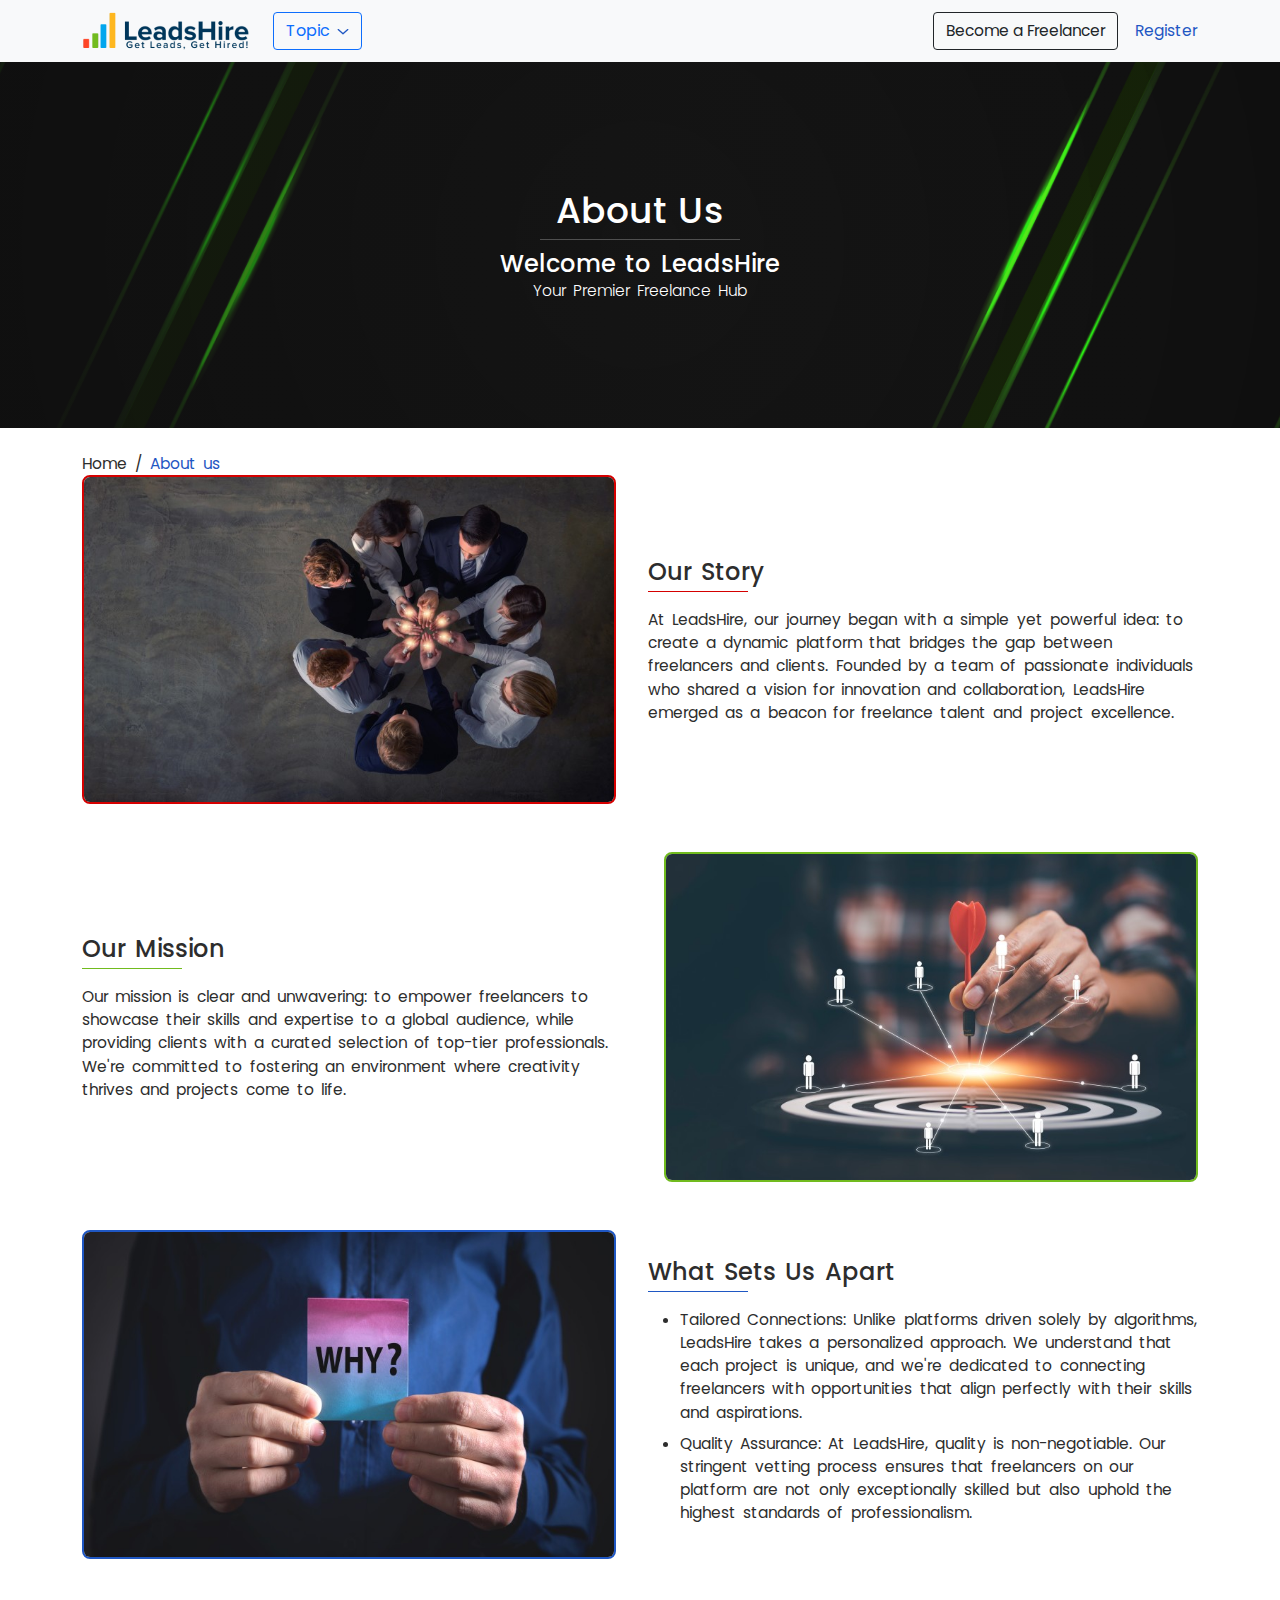
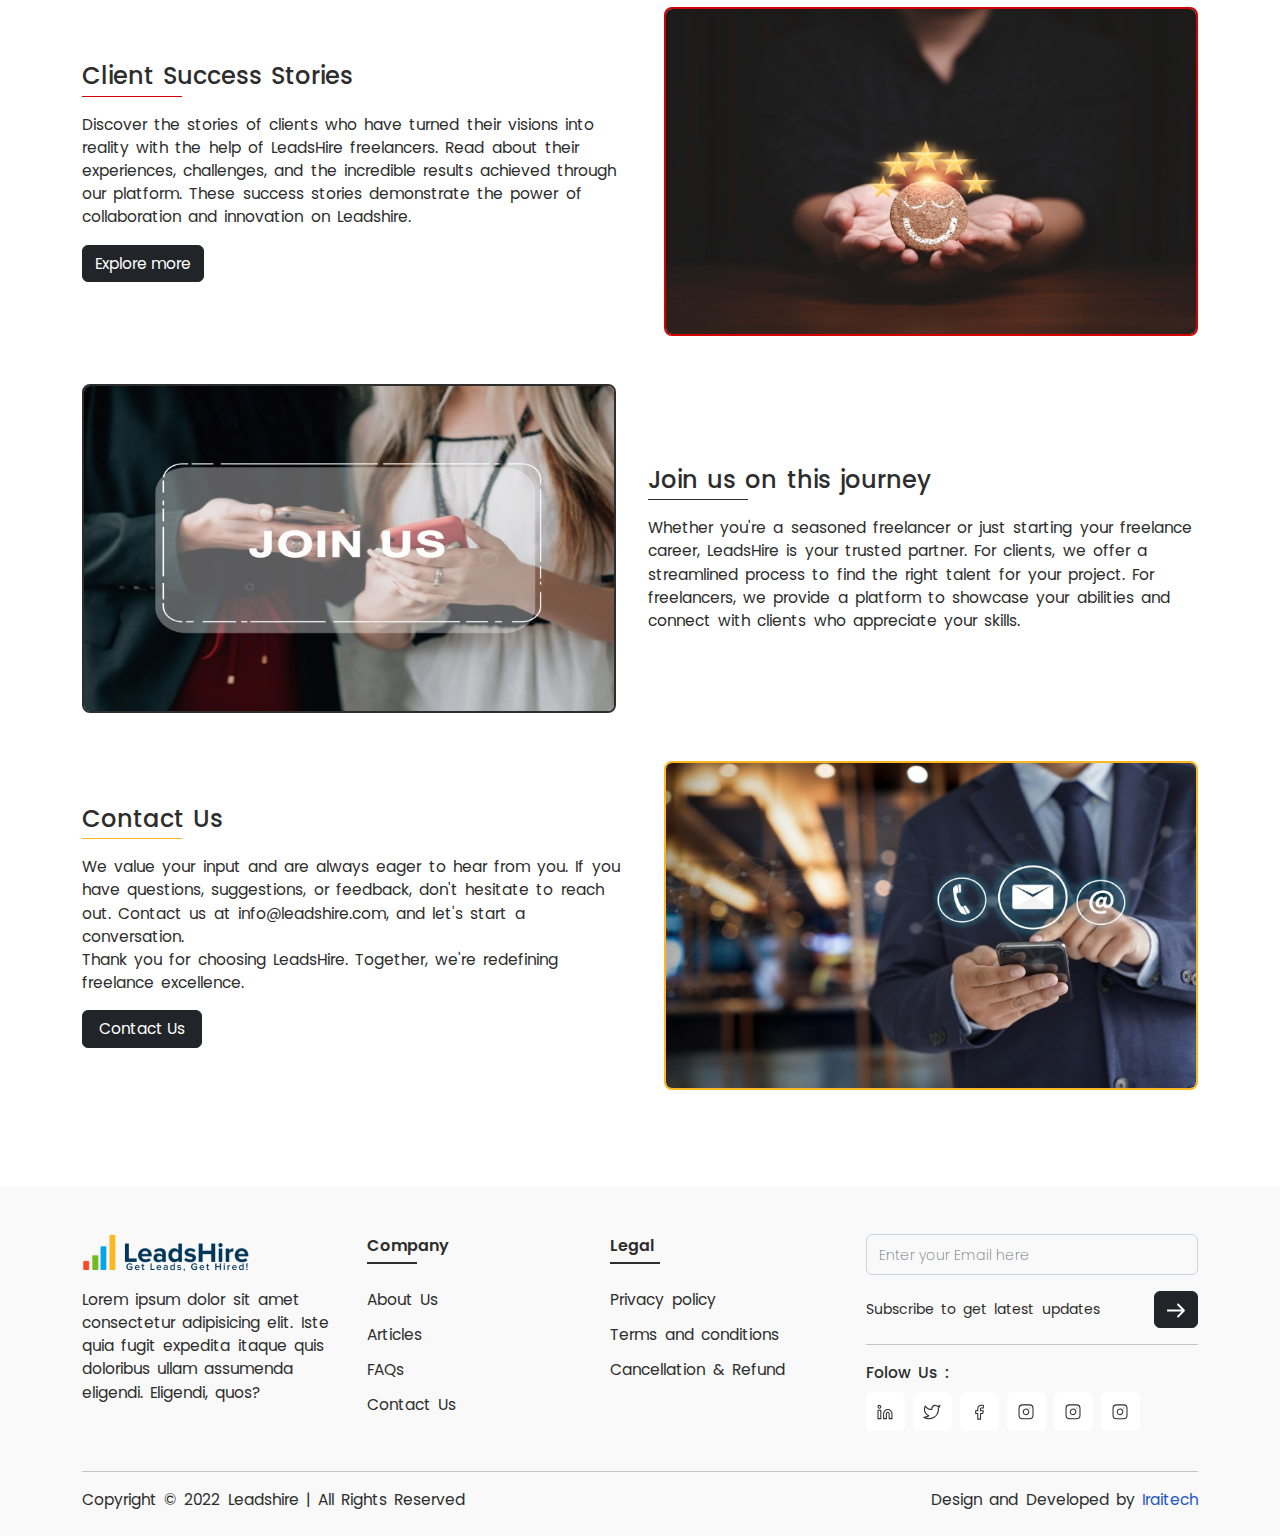
<file: about.html>
<!DOCTYPE html>
<html lang="en">

<head>
    <meta charset="UTF-8">
    <meta name="viewport" content="width=device-width, initial-scale=1.0">
    <title>About Us</title>
    <link rel="stylesheet" href="css/bootstrap.min.css">
    <link rel="stylesheet" href="css/landing.css">

</head>

<body>
    <header>
        <nav class="navbar navbar-expand-lg navbar-light bg-light">
            <div class="container-md">
                <a class="navbar-brand me-4 py-1" href="#">
                    <img src="img/logo-1.png" alt="" class="img-fluid">
                </a>
                <button class="navbar-toggler d-lg-none p-0 border-0" type="button" data-bs-toggle="collapse"
                    data-bs-target="#collapsibleNavId" aria-controls="collapsibleNavId" aria-expanded="false"
                    aria-label="Toggle navigation">
                    <span class="navbar-toggler-icon"></span>
                </button>
                
    
                <div class="collapse navbar-collapse justify-content-between" id="collapsibleNavId">
                    <ul class="navbar-nav gap-lg-3 align-items-lg-center">
                        <li class="nav-item dropdown">
                            <a class="dropdown-toggle btn btn-outline-primary rounded-1 topic_btn" href="#" id="dropdownId" data-bs-toggle="dropdown"
                                aria-haspopup="true" aria-expanded="false">
                                Topic
                                <svg class="" xmlns="http://www.w3.org/2000/svg" width="12" height="8" viewBox="0 0 10 6"
                                    fill="none">
                                    <path d="M1 1L5 4.5L9 1" stroke="var(--theme-blue)" stroke-width="1.125" stroke-linecap="round"
                                        stroke-linejoin="round" />
                                </svg>
                            </a>
                            <div class="dropdown-menu mega_menu shadow" aria-labelledby="dropdownId">
                                <div class="row g-3">
                                    <div class="col-5">
                                        <a class="dropdown-item active" href="#">
                                            cloud computing
                                            <svg xmlns="http://www.w3.org/2000/svg" width="18" height="18" viewBox="0 0 24 24" fill="none" stroke="currentColor" stroke-width="2" stroke-linecap="round" stroke-linejoin="round" class="feather feather-chevron-right"><polyline points="9 18 15 12 9 6"></polyline></svg>
                                        </a>
                                        <a class="dropdown-item" href="#">
                                            data engineer
                                            <svg xmlns="http://www.w3.org/2000/svg" width="18" height="18" viewBox="0 0 24 24" fill="none" stroke="currentColor" stroke-width="2" stroke-linecap="round" stroke-linejoin="round" class="feather feather-chevron-right"><polyline points="9 18 15 12 9 6"></polyline></svg>
                                        </a>
                                        <a class="dropdown-item" href="#">
                                            Web Design 
                                            <svg xmlns="http://www.w3.org/2000/svg" width="18" height="18" viewBox="0 0 24 24" fill="none" stroke="currentColor" stroke-width="2" stroke-linecap="round" stroke-linejoin="round" class="feather feather-chevron-right"><polyline points="9 18 15 12 9 6"></polyline></svg>
                                        </a>
                                        <a class="dropdown-item" href="#">
                                            Data Science
                                            <svg xmlns="http://www.w3.org/2000/svg" width="18" height="18" viewBox="0 0 24 24" fill="none" stroke="currentColor" stroke-width="2" stroke-linecap="round" stroke-linejoin="round" class="feather feather-chevron-right"><polyline points="9 18 15 12 9 6"></polyline></svg>
                                        </a>
                                        <a class="dropdown-item" href="#">
                                            Programing Language
                                            <svg xmlns="http://www.w3.org/2000/svg" width="18" height="18" viewBox="0 0 24 24" fill="none" stroke="currentColor" stroke-width="2" stroke-linecap="round" stroke-linejoin="round" class="feather feather-chevron-right"><polyline points="9 18 15 12 9 6"></polyline></svg>
                                        </a>
                                        <a class="dropdown-item" href="#">
                                            soft architecture
                                        </a>
                                        <a class="dropdown-item" href="#">
                                            IT/Ops
                                        </a>
                                        <a class="dropdown-item" href="#">
                                            Security
                                        </a>
                                        <a class="dropdown-item" href="#">
                                            Design
                                        </a>
                                        <a class="dropdown-item" href="#">
                                            Business
                                        </a>
                                    </div>
                                    <div class="col-7">
                                        <div class="mega_sub_menu active">
                                            <a class="dropdown-item" href="#">
                                                microsoft azure</a>
                                            <a class="dropdown-item" href="#">
                                                Amazon Web Services
                                            </a>
                                            <a class="dropdown-item" href="#">
                                                google cloud
                                            </a>
                                            <a class="dropdown-item" href="#">
                                                cloud migration
                                            </a>
                                            
                                        </div>
                                    </div>
                                    <div class="col border-top mt-2 pt-1 border-primary">
                                        <button class="btn link-primary d-inline-flex align-items-center gap-1">
                                            <span class="bg-primary rounded-circle d-inline-flex align-items-center justify-content-center flex-shrink-0" style="width: 24px;height: 24px;">
                                                <svg xmlns="http://www.w3.org/2000/svg" width="16" height="16" viewBox="0 0 24 24" fill="none" stroke="#fff" stroke-width="2" stroke-linecap="round" stroke-linejoin="round" class="feather feather-chevron-right"><polyline points="9 18 15 12 9 6"></polyline></svg>
                                            </span>
                                            View all topic
                                        </button>
                                    </div>
                                </div>
                            </div>
                        </li>
                        <!-- <li class="nav-item dropdown">
                            <a class="nav-link dropdown-toggle" href="#" id="dropdownId" data-bs-toggle="dropdown"
                                aria-haspopup="true" aria-expanded="false">
                                Categories 2
                                <svg class="" xmlns="http://www.w3.org/2000/svg" width="12" height="8" viewBox="0 0 10 6"
                                    fill="none">
                                    <path d="M1 1L5 4.5L9 1" stroke="#2D2D2D" stroke-width="1" stroke-linecap="round"
                                        stroke-linejoin="round" />
                                </svg>
                            </a>
                            <div class="dropdown-menu" aria-labelledby="dropdownId">
                                <a class="dropdown-item" href="#">Categories 1</a>
                                <a class="dropdown-item" href="#">Categories 2</a>
                            </div>
                        </li> -->
                        
                    </ul>
                    <ul class="navbar-nav gap-2 align-items-lg-center mt-2 mt-lg-0">
                        <li class="nav-item">
                            <button type="button" class="btn btn-outline-dark rounded-1">
                                Become a Freelancer
                            </button>
                        </li>
                        <li class="nav-item ms-md-2">
                            <button type="button" class="btn link-primary p-0 rounded-1">
                                <a href="register.html" class="">Register</a>
                            </button>
                        </li>
                    </ul>
                </div>
            </div>
        </nav>
    </header>

    <div class="faq_page pb-4">
        <!-- banner -->
        <section class="banner bg-overlay position-relative mb-4" style="background-image: url('img/about-banner.png');">
            <div class="container-md ">
                <div class="row">
                    <div class="col-12">
                        <div class="banner_content position-relative mx-auto text-white text-center"
                            style="z-index: 99;max-width: 360px;">
                            <h1 class="banner_heading mb-1">
                                About Us
                            </h1>
                            <hr class="mt-0 mb-2 mx-auto" style="width: 200px;">
                            <h4 class="fs-24 mb-0">Welcome to LeadsHire</h4>
                            <p class="mb-0 fw-light">Your Premier Freelance Hub</p>
                        </div>
                    </div>
                </div>
            </div>
        </section>

        <!-- breadcrumbs -->
        <section class="container-md">
            <div class="row">
                <div class="col-12">
                    <nav aria-label="breadcrumb" class="">
                        <ol class="breadcrumb mb-0">
                            <li class="breadcrumb-item"><a href="#">Home</a></li>
                            <li class="breadcrumb-item active" aria-current="page">About us</li>
                        </ol>
                    </nav>
                </div>
            </div>
        </section>

        <section class="container-md my-4">
            <div class="row gy-5">
                <div class="col-12 mt-4">
                    <div class="row g-3 align-items-center">
                        <div class="col-12 col-md-6 pe-md-4">
                            <img src="img/Our Story.jpg" alt="Our Story" class="img-fluid rounded-3 border border-2"
                                loading="lazy" style="border-color: var(--theme-red) !important;">
                        </div>
                        <div class="col-12 col-md-6">
                            <h4 class="fs-24 mb-1">Our Story</h4>
                            <hr class="mt-0 mb-3 opacity-100" style="width: 100px;border-color: var(--theme-red);">
                            <p class="mb-0">At LeadsHire, our journey began with a simple yet powerful idea: to create a
                                dynamic platform that bridges the gap between freelancers and clients. Founded by a team
                                of passionate individuals who shared a vision for innovation and collaboration,
                                LeadsHire emerged as a beacon for freelance talent and project excellence.</p>
                        </div>
                    </div>
                </div>
                <div class="col-12">
                    <div class="row g-3 align-items-center">
                        <div class="col-12 col-md-6">
                            <h4 class="fs-24 mb-1">Our Mission</h4>
                            <hr class="mt-0 mb-3 opacity-100" style="width: 100px;border-color: var(--theme-green);">
                            <p class="mb-0">Our mission is clear and unwavering: to empower freelancers to showcase
                                their skills and expertise to a global audience, while providing clients with a curated
                                selection of top-tier professionals. We're committed to fostering an environment where
                                creativity thrives and projects come to life.</p>
                        </div>
                        <div class="col-12 col-md-6 ps-md-4 order-first order-md-0">
                            <img src="img/Our Mission.jpg" alt="Our Mission" class="img-fluid rounded-3 border border-2"
                                loading="lazy" style="border-color: var(--theme-green) !important;">
                        </div>
                    </div>
                </div>

                <div class="col-12">
                    <div class="row g-3 align-items-center">
                        <div class="col-12 col-md-6 pe-md-4">
                            <img src="img/why (2).jpg" alt="why" class="img-fluid rounded-3 border border-2"
                                loading="lazy" style="border-color: var(--theme-blue) !important;">
                        </div>
                        <div class="col-12 col-md-6">
                            <h4 class="fs-24 mb-1">What Sets Us Apart</h4>
                            <hr class="mt-0 mb-3 opacity-100" style="width: 100px;border-color: var(--theme-blue);">
                            <ul class="mb-0">
                                <li class="mb-2">
                                    Tailored Connections: Unlike platforms driven solely by algorithms, LeadsHire takes
                                    a personalized approach. We understand that each project is unique, and we're
                                    dedicated to connecting freelancers with opportunities that align perfectly with
                                    their skills and aspirations.
                                </li>
                                <li class="mb-2">
                                    Quality Assurance: At LeadsHire, quality is non-negotiable. Our stringent vetting
                                    process ensures that freelancers on our platform are not only exceptionally skilled
                                    but also uphold the highest standards of professionalism.
                                </li>
                            </ul>
                        </div>
                    </div>
                </div>
                <div class="col-12">
                    <div class="row g-3 align-items-center">
                        <div class="col-12 col-md-6">
                            <h4 class="fs-24 mb-1">Client Success Stories</h4>
                            <hr class="mt-0 mb-3 opacity-100" style="width: 100px;border-color: var(--theme-red);">
                            <p class="mb-3">Discover the stories of clients who have turned their visions into reality with the help of LeadsHire freelancers. Read about their experiences, challenges, and the incredible results achieved through our platform. These success stories demonstrate the power of collaboration and innovation on Leadshire.</p>
                            <button class="btn btn-dark" type="button px-3">Explore more</button>
                        </div>
                        <div class="col-12 col-md-6 ps-md-4 order-first order-md-0">
                            <img src="img/businessman.jpg" alt="Client Success Stories" class="img-fluid rounded-3 border border-2"
                                loading="lazy" style="border-color: var(--theme-red) !important;">
                        </div>
                    </div>
                </div>

                <div class="col-12">
                    <div class="row g-3 align-items-center">
                        <div class="col-12 col-md-6 pe-md-4">
                            <img src="img/join-us.jpg" alt="join-us" class="img-fluid rounded-3 border border-2"
                                loading="lazy" style="border-color: var(--body-color) !important;">
                        </div>
                        <div class="col-12 col-md-6">
                            <h4 class="fs-24 mb-1">Join us on this journey</h4>
                            <hr class="mt-0 mb-3 opacity-100" style="width: 100px;border-color: var(--body-color);">
                            <p class="mb-0">Whether you're a seasoned freelancer or just starting your freelance career, LeadsHire is your trusted partner. For clients, we offer a streamlined process to find the right talent for your project. For freelancers, we provide a platform to showcase your abilities and connect with clients who appreciate your skills.</p>
                        </div>
                    </div>
                </div>
                <div class="col-12">
                    <div class="row g-3 align-items-center">
                        <div class="col-12 col-md-6">
                            <h4 class="fs-24 mb-1">Contact Us</h4>
                            <hr class="mt-0 mb-3 opacity-100" style="width: 100px;border-color: var(--theme-yellow);">
                            <p class="mb-0">We value your input and are always eager to hear from you. If you have questions, suggestions, or feedback, don't hesitate to reach out. Contact us at info@leadshire.com, and let's start a conversation.

                            </p>
                            <p class="mb-3">
                                Thank you for choosing LeadsHire. Together, we're redefining freelance excellence.</p>
                            
                            <button class="btn btn-dark px-3">Contact Us</button>
                        </div>
                        <div class="col-12 col-md-6 ps-md-4 order-first order-md-0">
                            <img src="img/contact (2).jpg" alt="connect" class="img-fluid rounded-3 border border-2"
                                loading="lazy" style="border-color: var(--theme-yellow) !important;">
                        </div>
                    </div>
                </div>
            </div>
        </section>
    </div>

        <!-- footer area -->
        <footer class="footer pt-5 mt-5">
            <div class="container-md index-3">
                <div class="row">
                    <div class="col-12 col-md-12 col-lg-3 col-xxl-3 pe-md-3 pe-lg-4 mb-3 mb-lg-0">
                        <a href=""><img src="img/logo-1.png" alt="" class="img-fluid"></a>
                        <p class="mb-0 mt-3">
                            Lorem ipsum dolor sit amet consectetur adipisicing elit. Iste quia fugit expedita itaque quis doloribus ullam assumenda eligendi. Eligendi, quos?
                        </p>
                    </div>
                    <div class="col-12 col-md-12 col-lg-9 col-xxl-9 ps-xxl-4">
                        <div class="row">
                            <div class="col-lg-7 mb-4 mb-lg-0 pe-lg-4">
                                <div class="row gy-4 gy-sm-0">
                                    <div class="col-12 col-sm-6 pe-lg-4">
                                        <div class="col-12">
                                            <p class="mb-0 pb-1 fw-semibold fs-16">Company</p>
                                            <hr class="mt-0 mb-4 opacity-100"
                                                style="width: 50px;border:1px solid var(--body-color);">
                                        </div>
                                        <nav>
                                            <ul class="nav-list">
                                                <li><a href="about.html" class="nav_link">About Us</a></li>
                                                <li><a href="#" class="nav_link">Articles</a></li>
                                                <li><a href="faq.html" class="nav_link">FAQs</a></li>
                                                <li><a href="faq.html" class="nav_link">Contact Us</a></li>
                                            </ul>
                                        </nav>
                                    </div>
                                    <div class="col-12 col-sm-6">
                                        <div class="col-12">
                                            <p class="mb-0 pb-1 fw-semibold fs-16">Legal</p>
                                            <hr class="mt-0 mb-4 opacity-100"
                                                style="width: 50px;border:1px solid var(--body-color);">
                                        </div>
                                        <nav>
                                            <ul class="nav-list">
                                                <li><a href="#" class="nav_link">Privacy policy</a></li>
                                                <li><a href="#" class="nav_link">Terms and conditions</a></li>
                                                <li><a href="#" class="nav_link">Cancellation & Refund</a></li>
                                            </ul>
                                        </nav>
    
                                    </div>
                                </div>
                            </div>
                            <div class="col-lg-5">
                                <form action="">
                                    <div class="form-group mb-3">
                                        <input type="email" name="" id="" class="form-control py-2 p-xxl-3"
                                            placeholder="Enter your Email here">
                                    </div>
                                    <!-- gap-xxl-3 flex-wrap flex-xxl-nowrap -->
                                    <div class="d-flex align-items-center justify-content-between gap-2">
                                        <span class="fs-14">Subscribe to get latest updates</span>
                                        <button class="btn btn-dark py-xxl-2 px-xxl-3">
                                            <span class="d-lg-none d-xxl-inline">Subscribe</span>
                                            <svg xmlns="http://www.w3.org/2000/svg" width="18" height="15"
                                                viewBox="0 0 19 16" fill="none">
                                                <path
                                                    d="M18.7071 8.70711C19.0976 8.31658 19.0976 7.68342 18.7071 7.29289L12.3431 0.928933C11.9526 0.538409 11.3195 0.538409 10.9289 0.928933C10.5384 1.31946 10.5384 1.95262 10.9289 2.34315L16.5858 8L10.9289 13.6569C10.5384 14.0474 10.5384 14.6805 10.9289 15.0711C11.3195 15.4616 11.9526 15.4616 12.3431 15.0711L18.7071 8.70711ZM-8.74228e-08 9L18 9L18 7L8.74228e-08 7L-8.74228e-08 9Z"
                                                    fill="white" />
                                            </svg>
                                        </button>
                                    </div>
                                </form>
    
                                <hr class="my-3">
    
                                <div class="col-12 d-flex flex-column flex-sm-row align-items-sm-center gap-2 flex-lg-column align-items-lg-start">
                                    <p class="mb-0 fw-500 fs-inherit me-sm-2">Folow Us : </p>
    
                                    <div
                                        class="d-flex align-items-center gap-2 social_media flex-wrap">
                                        <!-- linkdin -->
                                        <a href="" class="btn-link squre bg-white rounded-2">
                                            <svg width="16" height="15" viewBox="0 0 16 15" fill="none"
                                                xmlns="http://www.w3.org/2000/svg">
                                                <path
                                                    d="M10.7658 5.05859C11.8759 5.05859 12.9404 5.49955 13.7253 6.28446C14.5103 7.06937 14.9512 8.13393 14.9512 9.24396V14.1269H12.161V9.24396C12.161 8.87395 12.014 8.5191 11.7523 8.25746C11.4907 7.99582 11.1359 7.84884 10.7658 7.84884C10.3958 7.84884 10.041 7.99582 9.77934 8.25746C9.5177 8.5191 9.37072 8.87395 9.37072 9.24396V14.1269H6.58047V9.24396C6.58047 8.13393 7.02143 7.06937 7.80634 6.28446C8.59125 5.49955 9.65581 5.05859 10.7658 5.05859V5.05859Z"
                                                    stroke="var(--body-color)" stroke-width="1.04634" stroke-linecap="round"
                                                    stroke-linejoin="round" />
                                                <path d="M3.79024 5.7561H1V14.1268H3.79024V5.7561Z" stroke="var(--body-color)"
                                                    stroke-width="1.04634" stroke-linecap="round" stroke-linejoin="round" />
                                                <path
                                                    d="M2.39512 3.66341C3.16563 3.66341 3.79024 3.0388 3.79024 2.26829C3.79024 1.49779 3.16563 0.873169 2.39512 0.873169C1.62462 0.873169 1 1.49779 1 2.26829C1 3.0388 1.62462 3.66341 2.39512 3.66341Z"
                                                    stroke="var(--body-color)" stroke-width="1.04634" stroke-linecap="round"
                                                    stroke-linejoin="round" />
                                            </svg>
                                        </a>
    
                                        <!-- tweeter -->
                                        <a href="" class="btn-link squre bg-white rounded-2">
                                            <svg width="18" height="15" viewBox="0 0 17 15" fill="none"
                                                xmlns="http://www.w3.org/2000/svg">
                                                <path
                                                    d="M15.9903 1.27533C15.3223 1.74651 14.5827 2.10689 13.7999 2.34259C13.3798 1.85954 12.8215 1.51716 12.2004 1.36177C11.5794 1.20638 10.9256 1.24547 10.3275 1.47375C9.72942 1.70203 9.21586 2.10849 8.85629 2.63816C8.49673 3.16783 8.30851 3.79515 8.31709 4.43528V5.13284C7.09122 5.16462 5.87652 4.89275 4.78116 4.34142C3.68581 3.79009 2.7438 2.97642 2.03904 1.97289C2.03904 1.97289 -0.751201 8.25093 5.52685 11.0412C4.09024 12.0163 2.37886 12.5053 0.643921 12.4363C6.92197 15.9241 14.5951 12.4363 14.5951 4.41435C14.5945 4.22005 14.5758 4.02622 14.5393 3.83537C15.2513 3.13327 15.7537 2.24683 15.9903 1.27533V1.27533Z"
                                                    stroke="var(--body-color)" stroke-width="1.04634" stroke-linecap="round"
                                                    stroke-linejoin="round" />
                                            </svg>
                                        </a>
    
                                        <!-- facebook -->
                                        <a href="" class="btn-link squre bg-white rounded-2">
                                            <svg width="9" height="16" viewBox="0 0 9 16" fill="none"
                                                xmlns="http://www.w3.org/2000/svg">
                                                <path
                                                    d="M8.35615 1.17566H6.26347C5.33845 1.17566 4.45131 1.54312 3.79722 2.19721C3.14313 2.8513 2.77567 3.73844 2.77567 4.66346V6.75615H0.682983V9.54639H2.77567V15.1269H5.56591V9.54639H7.65859L8.35615 6.75615H5.56591V4.66346C5.56591 4.47846 5.6394 4.30103 5.77022 4.17021C5.90104 4.0394 6.07847 3.9659 6.26347 3.9659H8.35615V1.17566Z"
                                                    stroke="var(--body-color)" stroke-width="1.04634" stroke-linecap="round"
                                                    stroke-linejoin="round" />
                                            </svg>
                                        </a>
    
                                        <!-- instagram -->
                                        <a href="" class="btn-link squre bg-white rounded-2">
                                            <svg width="16" height="16" viewBox="0 0 16 16" fill="none"
                                                xmlns="http://www.w3.org/2000/svg">
                                                <path
                                                    d="M11.5122 0.873169H4.53663C2.61037 0.873169 1.04883 2.43471 1.04883 4.36097V11.3366C1.04883 13.2628 2.61037 14.8244 4.53663 14.8244H11.5122C13.4385 14.8244 15 13.2628 15 11.3366V4.36097C15 2.43471 13.4385 0.873169 11.5122 0.873169Z"
                                                    stroke="var(--body-color)" stroke-width="1.04634" stroke-linecap="round"
                                                    stroke-linejoin="round" />
                                                <path
                                                    d="M10.8146 7.40941C10.9007 7.98995 10.8016 8.58285 10.5313 9.10379C10.261 9.62473 9.83327 10.0472 9.30904 10.311C8.78481 10.5749 8.19073 10.6667 7.61129 10.5735C7.03185 10.4803 6.49657 10.2067 6.08157 9.79169C5.66658 9.3767 5.39301 8.84141 5.29977 8.26197C5.20653 7.68254 5.29837 7.08845 5.56223 6.56422C5.82609 6.03999 6.24853 5.61231 6.76947 5.342C7.29041 5.0717 7.88332 4.97254 8.46386 5.05863C9.05603 5.14644 9.60427 5.42238 10.0276 5.84569C10.4509 6.269 10.7268 6.81723 10.8146 7.40941Z"
                                                    stroke="var(--body-color)" stroke-width="1.04634" stroke-linecap="round"
                                                    stroke-linejoin="round" />
                                                <path d="M11.861 4.01221H11.8676" stroke="var(--body-color)"
                                                    stroke-width="1.04634" stroke-linecap="round" stroke-linejoin="round" />
                                            </svg>
                                        </a>
                                        <!-- instagram -->
                                        <a href="" class="btn-link squre bg-white rounded-2">
                                            <svg width="16" height="16" viewBox="0 0 16 16" fill="none"
                                                xmlns="http://www.w3.org/2000/svg">
                                                <path
                                                    d="M11.5122 0.873169H4.53663C2.61037 0.873169 1.04883 2.43471 1.04883 4.36097V11.3366C1.04883 13.2628 2.61037 14.8244 4.53663 14.8244H11.5122C13.4385 14.8244 15 13.2628 15 11.3366V4.36097C15 2.43471 13.4385 0.873169 11.5122 0.873169Z"
                                                    stroke="var(--body-color)" stroke-width="1.04634" stroke-linecap="round"
                                                    stroke-linejoin="round" />
                                                <path
                                                    d="M10.8146 7.40941C10.9007 7.98995 10.8016 8.58285 10.5313 9.10379C10.261 9.62473 9.83327 10.0472 9.30904 10.311C8.78481 10.5749 8.19073 10.6667 7.61129 10.5735C7.03185 10.4803 6.49657 10.2067 6.08157 9.79169C5.66658 9.3767 5.39301 8.84141 5.29977 8.26197C5.20653 7.68254 5.29837 7.08845 5.56223 6.56422C5.82609 6.03999 6.24853 5.61231 6.76947 5.342C7.29041 5.0717 7.88332 4.97254 8.46386 5.05863C9.05603 5.14644 9.60427 5.42238 10.0276 5.84569C10.4509 6.269 10.7268 6.81723 10.8146 7.40941Z"
                                                    stroke="var(--body-color)" stroke-width="1.04634" stroke-linecap="round"
                                                    stroke-linejoin="round" />
                                                <path d="M11.861 4.01221H11.8676" stroke="var(--body-color)"
                                                    stroke-width="1.04634" stroke-linecap="round" stroke-linejoin="round" />
                                            </svg>
                                        </a>
                                        <!-- instagram -->
                                        <a href="" class="btn-link squre bg-white rounded-2">
                                            <svg width="16" height="16" viewBox="0 0 16 16" fill="none"
                                                xmlns="http://www.w3.org/2000/svg">
                                                <path
                                                    d="M11.5122 0.873169H4.53663C2.61037 0.873169 1.04883 2.43471 1.04883 4.36097V11.3366C1.04883 13.2628 2.61037 14.8244 4.53663 14.8244H11.5122C13.4385 14.8244 15 13.2628 15 11.3366V4.36097C15 2.43471 13.4385 0.873169 11.5122 0.873169Z"
                                                    stroke="var(--body-color)" stroke-width="1.04634" stroke-linecap="round"
                                                    stroke-linejoin="round" />
                                                <path
                                                    d="M10.8146 7.40941C10.9007 7.98995 10.8016 8.58285 10.5313 9.10379C10.261 9.62473 9.83327 10.0472 9.30904 10.311C8.78481 10.5749 8.19073 10.6667 7.61129 10.5735C7.03185 10.4803 6.49657 10.2067 6.08157 9.79169C5.66658 9.3767 5.39301 8.84141 5.29977 8.26197C5.20653 7.68254 5.29837 7.08845 5.56223 6.56422C5.82609 6.03999 6.24853 5.61231 6.76947 5.342C7.29041 5.0717 7.88332 4.97254 8.46386 5.05863C9.05603 5.14644 9.60427 5.42238 10.0276 5.84569C10.4509 6.269 10.7268 6.81723 10.8146 7.40941Z"
                                                    stroke="var(--body-color)" stroke-width="1.04634" stroke-linecap="round"
                                                    stroke-linejoin="round" />
                                                <path d="M11.861 4.01221H11.8676" stroke="var(--body-color)"
                                                    stroke-width="1.04634" stroke-linecap="round" stroke-linejoin="round" />
                                            </svg>
                                        </a>
                                        
                                    </div>
                                </div>
                            </div>
                        </div>
                    </div>
                </div>
                <div class="row align-items-start mt-2 mt-lg-4 pb-4">
                    <div class="col-12">
                        <hr>
                    </div>
                    <div class="col-12 col-md-7 mb-1 mb-md-0">
                        <p class="mb-2 mb-lg-0">Copyright &copy; 2022 Leadshire | All Rights Reserved</p>
    
                    </div>
                    <div class="col-12 col-md-5 text-md-end">
                        <p class="mb-0">Design and Developed by <a href="#">Iraitech</a> </p>
                    </div>
                </div>
        </footer>
    <!-- <script src="js/bootstrap.min.js"></script> -->
    <script src="js/bootstrap.bundle.min.js"></script>
</body>

</html>
</file>
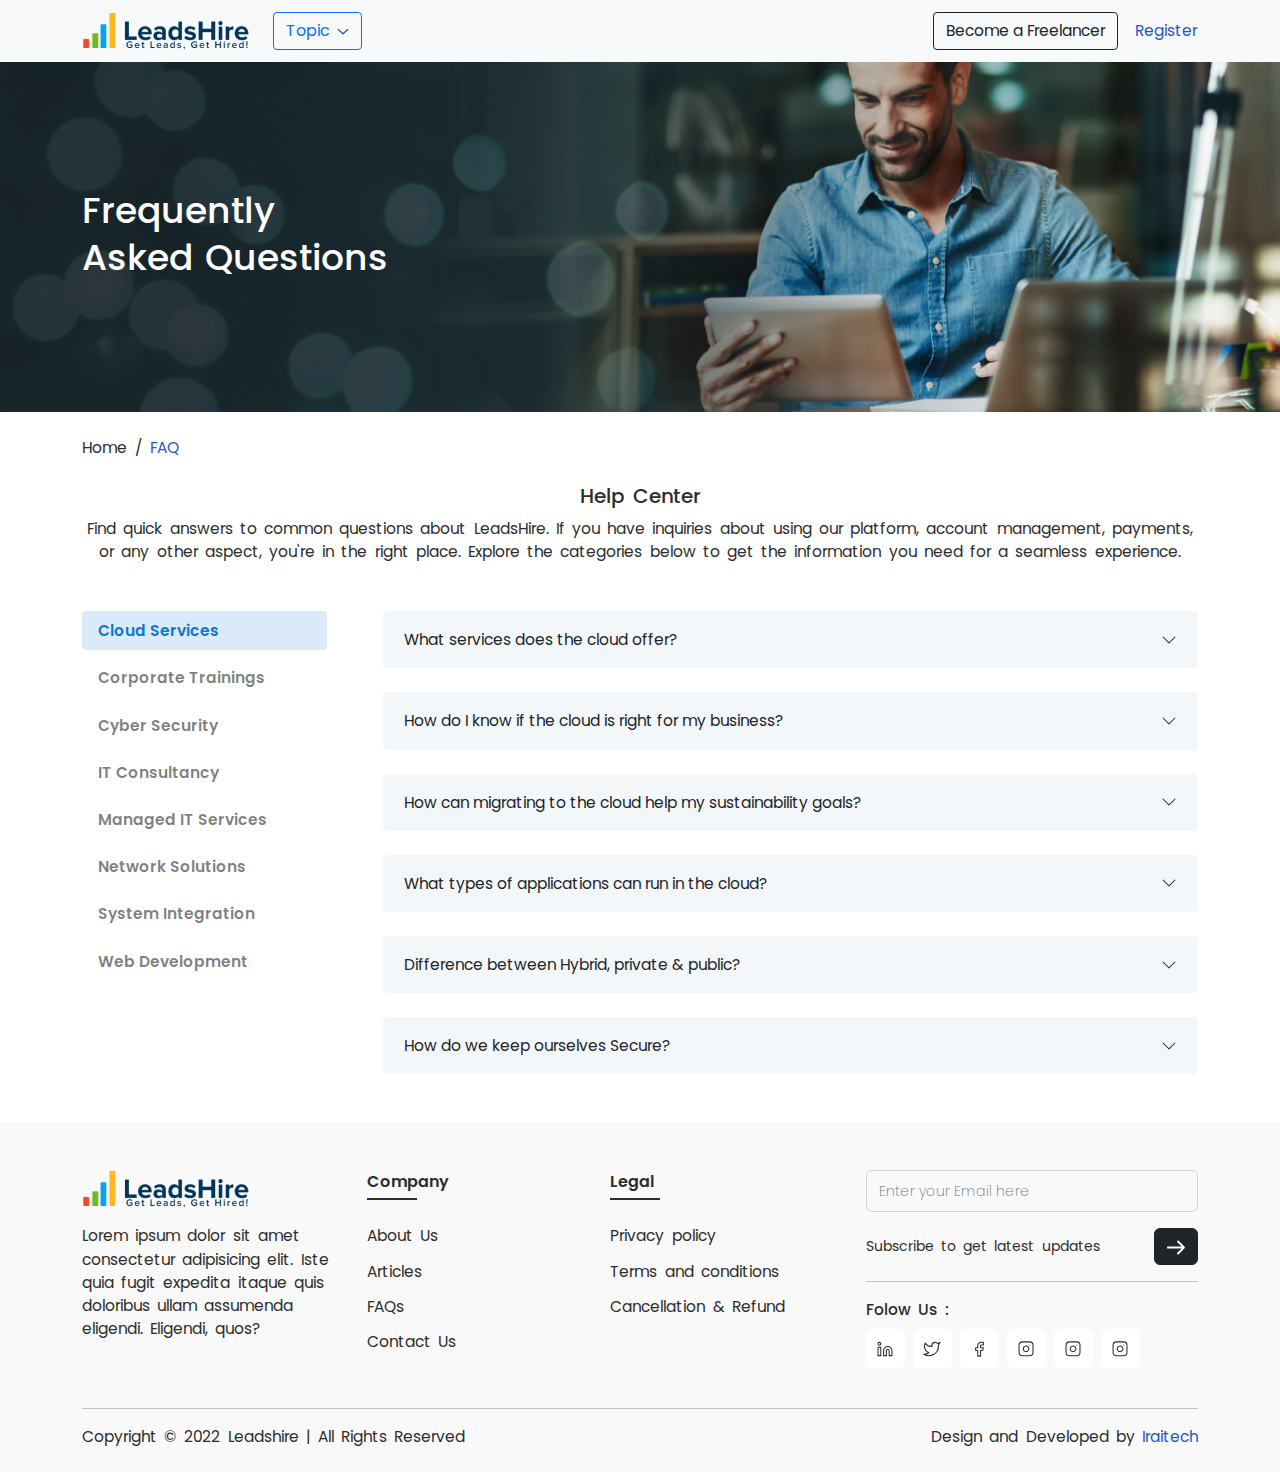
<file: faq.html>
<!DOCTYPE html>
<html lang="en">

<head>
    <meta charset="UTF-8">
    <meta name="viewport" content="width=device-width, initial-scale=1.0">
    <title>faq</title>
    <link rel="stylesheet" href="css/bootstrap.min.css">
    <link rel="stylesheet" href="css/landing.css">

</head>

<body>
    <header>
        <nav class="navbar navbar-expand-lg navbar-light bg-light">
            <div class="container-md">
                <a class="navbar-brand me-4 py-1" href="#">
                    <img src="img/logo-1.png" alt="" class="img-fluid">
                </a>
                <button class="navbar-toggler d-lg-none p-0 border-0" type="button" data-bs-toggle="collapse"
                    data-bs-target="#collapsibleNavId" aria-controls="collapsibleNavId" aria-expanded="false"
                    aria-label="Toggle navigation">
                    <span class="navbar-toggler-icon"></span>
                </button>
                
    
                <div class="collapse navbar-collapse justify-content-between" id="collapsibleNavId">
                    <ul class="navbar-nav gap-lg-3 align-items-lg-center">
                        <li class="nav-item dropdown">
                            <a class="dropdown-toggle btn btn-outline-primary rounded-1 topic_btn" href="#" id="dropdownId" data-bs-toggle="dropdown"
                                aria-haspopup="true" aria-expanded="false">
                                Topic
                                <svg class="" xmlns="http://www.w3.org/2000/svg" width="12" height="8" viewBox="0 0 10 6"
                                    fill="none">
                                    <path d="M1 1L5 4.5L9 1" stroke="var(--theme-blue)" stroke-width="1.125" stroke-linecap="round"
                                        stroke-linejoin="round" />
                                </svg>
                            </a>
                            <div class="dropdown-menu mega_menu shadow" aria-labelledby="dropdownId">
                                <div class="row g-3">
                                    <div class="col-5">
                                        <a class="dropdown-item active" href="#">
                                            cloud computing
                                            <svg xmlns="http://www.w3.org/2000/svg" width="18" height="18" viewBox="0 0 24 24" fill="none" stroke="currentColor" stroke-width="2" stroke-linecap="round" stroke-linejoin="round" class="feather feather-chevron-right"><polyline points="9 18 15 12 9 6"></polyline></svg>
                                        </a>
                                        <a class="dropdown-item" href="#">
                                            data engineer
                                            <svg xmlns="http://www.w3.org/2000/svg" width="18" height="18" viewBox="0 0 24 24" fill="none" stroke="currentColor" stroke-width="2" stroke-linecap="round" stroke-linejoin="round" class="feather feather-chevron-right"><polyline points="9 18 15 12 9 6"></polyline></svg>
                                        </a>
                                        <a class="dropdown-item" href="#">
                                            Web Design 
                                            <svg xmlns="http://www.w3.org/2000/svg" width="18" height="18" viewBox="0 0 24 24" fill="none" stroke="currentColor" stroke-width="2" stroke-linecap="round" stroke-linejoin="round" class="feather feather-chevron-right"><polyline points="9 18 15 12 9 6"></polyline></svg>
                                        </a>
                                        <a class="dropdown-item" href="#">
                                            Data Science
                                            <svg xmlns="http://www.w3.org/2000/svg" width="18" height="18" viewBox="0 0 24 24" fill="none" stroke="currentColor" stroke-width="2" stroke-linecap="round" stroke-linejoin="round" class="feather feather-chevron-right"><polyline points="9 18 15 12 9 6"></polyline></svg>
                                        </a>
                                        <a class="dropdown-item" href="#">
                                            Programing Language
                                            <svg xmlns="http://www.w3.org/2000/svg" width="18" height="18" viewBox="0 0 24 24" fill="none" stroke="currentColor" stroke-width="2" stroke-linecap="round" stroke-linejoin="round" class="feather feather-chevron-right"><polyline points="9 18 15 12 9 6"></polyline></svg>
                                        </a>
                                        <a class="dropdown-item" href="#">
                                            soft architecture
                                        </a>
                                        <a class="dropdown-item" href="#">
                                            IT/Ops
                                        </a>
                                        <a class="dropdown-item" href="#">
                                            Security
                                        </a>
                                        <a class="dropdown-item" href="#">
                                            Design
                                        </a>
                                        <a class="dropdown-item" href="#">
                                            Business
                                        </a>
                                    </div>
                                    <div class="col-7">
                                        <div class="mega_sub_menu active">
                                            <a class="dropdown-item" href="#">
                                                microsoft azure</a>
                                            <a class="dropdown-item" href="#">
                                                Amazon Web Services
                                            </a>
                                            <a class="dropdown-item" href="#">
                                                google cloud
                                            </a>
                                            <a class="dropdown-item" href="#">
                                                cloud migration
                                            </a>
                                            
                                        </div>
                                    </div>
                                    <div class="col border-top mt-2 pt-1 border-primary">
                                        <button class="btn link-primary d-inline-flex align-items-center gap-1">
                                            <span class="bg-primary rounded-circle d-inline-flex align-items-center justify-content-center flex-shrink-0" style="width: 24px;height: 24px;">
                                                <svg xmlns="http://www.w3.org/2000/svg" width="16" height="16" viewBox="0 0 24 24" fill="none" stroke="#fff" stroke-width="2" stroke-linecap="round" stroke-linejoin="round" class="feather feather-chevron-right"><polyline points="9 18 15 12 9 6"></polyline></svg>
                                            </span>
                                            View all topic
                                        </button>
                                    </div>
                                </div>
                            </div>
                        </li>
                        <!-- <li class="nav-item dropdown">
                            <a class="nav-link dropdown-toggle" href="#" id="dropdownId" data-bs-toggle="dropdown"
                                aria-haspopup="true" aria-expanded="false">
                                Categories 2
                                <svg class="" xmlns="http://www.w3.org/2000/svg" width="12" height="8" viewBox="0 0 10 6"
                                    fill="none">
                                    <path d="M1 1L5 4.5L9 1" stroke="#2D2D2D" stroke-width="1" stroke-linecap="round"
                                        stroke-linejoin="round" />
                                </svg>
                            </a>
                            <div class="dropdown-menu" aria-labelledby="dropdownId">
                                <a class="dropdown-item" href="#">Categories 1</a>
                                <a class="dropdown-item" href="#">Categories 2</a>
                            </div>
                        </li> -->
                        
                    </ul>
                    <ul class="navbar-nav gap-2 align-items-lg-center mt-2 mt-lg-0">
                        <li class="nav-item">
                            <button type="button" class="btn btn-outline-dark rounded-1">
                                Become a Freelancer
                            </button>
                        </li>
                        <li class="nav-item ms-md-2">
                            <button type="button" class="btn link-primary p-0 rounded-1">
                                <a href="register.html" class="">Register</a>
                            </button>
                        </li>
                    </ul>
                </div>
            </div>
        </nav>
    </header>

    <div class="faq_page">
        <!-- banner -->
        <section class="banner bg-overlay position-relative mb-4"
            style="background-image: url('img/banner.png');">
            <div class="container-md ">
                <div class="row">
                    <div class="col-12">
                        <div class="banner_content position-relative" style="z-index: 99;">
                            <h1 class="banner_heading text-white mb-1">
                                Frequently 
                                <br>
                                Asked Questions
                            </h1>
                        </div>
                    </div>
                </div>
            </div>
        </section>

        <!-- breadcrumbs -->
        <section class="container-md">
            <div class="row">
                <div class="col-12">
                    <nav aria-label="breadcrumb" class="">
                        <ol class="breadcrumb mb-0">
                            <li class="breadcrumb-item"><a href="#">Home</a></li>
                            <li class="breadcrumb-item active" aria-current="page">FAQ</li>
                        </ol>
                    </nav>
                </div>
            </div>
        </section>
        <div class="container-md py-4">
            <div class="row">
                <div class="col-12 text-center">
                    <h2 class="fs-20 mb-2">Help Center</h2>
                    <p class="mb-0">Find quick answers to common questions about LeadsHire. If you have inquiries about using our platform, account management, payments, or any other aspect, you're in the right place. Explore the categories below to get the information you need for a seamless experience.</p>
                </div>
            </div>
        </div>
        <section class="faq faq_latest my-4">
            <div class="container-md">
                <div class="row">
                    <div
                        class="col-12 col-sm-5 col-md-4 col-xl-3 d-sm-flex flex-sm-column justify-sm-content-between gap-5">
                        <!-- tab menu -->
                        <div class="nav flex-sm-column nav-pills me-lg-3" id="v-pills-tab" role="tablist"
                            aria-orientation="vertical">

                            <button class="nav-link active" id="v-pills-job-seeker-tab" data-bs-toggle="pill"
                                data-bs-target="#v-pills-job-seeker" type="button" role="tab"
                                aria-controls="v-pills-job-seeker" aria-selected="true">
                                <span>Cloud Services</span>
                            </button>

                            <button class="nav-link" id="v-pills-internship-tab" data-bs-toggle="pill"
                                data-bs-target="#v-pills-internship" type="button" role="tab"
                                aria-controls="v-pills-internship" aria-selected="false">
                                <span>Corporate Trainings</span>
                            </button>

                            <button class="nav-link" id="v-pills-recruiter-tab" data-bs-toggle="pill"
                                data-bs-target="#v-pills-recruiter" type="button" role="tab"
                                aria-controls="v-pills-recruiter" aria-selected="false">
                                <span>Cyber Security</span>
                            </button>

                            <button class="nav-link" id="v-pills-referral-tab" data-bs-toggle="pill"
                                data-bs-target="#v-pills-referral" type="button" role="tab"
                                aria-controls="v-pills-referral" aria-selected="false">
                                <span>IT Consultancy</span>
                            </button>

                            <button class="nav-link" id="v-pills-hackathon-tab" data-bs-toggle="pill"
                                data-bs-target="#v-pills-hackathon" type="button" role="tab"
                                aria-controls="v-pills-hackathon" aria-selected="false">
                                <span>Managed IT Services</span>
                            </button>

                            <button class="nav-link" id="v-pills-Campus-tab" data-bs-toggle="pill"
                                data-bs-target="#v-pills-Campus" type="button" role="tab" aria-controls="v-pills-Campus"
                                aria-selected="false">
                                <span>Network Solutions</span>
                            </button>

                            <button class="nav-link" id="v-pills-College-tab" data-bs-toggle="pill"
                                data-bs-target="#v-pills-College" type="button" role="tab"
                                aria-controls="v-pills-College" aria-selected="false">
                                <span>System Integration</span>
                            </button>

                            <button class="nav-link" id="v-pills-Plan-tab" data-bs-toggle="pill"
                                data-bs-target="#v-pills-Plan" type="button" role="tab" aria-controls="v-pills-Plan"
                                aria-selected="false">
                                <span>Web Development</span>
                            </button>
                        </div>
                    </div>

                    <div class="col-12 col-sm-7 col-md-8 col-xl-9 mt-4 mt-sm-0  border-lg-start">
                        <!-- tab contet -->
                        <div class="tab-content ps-lg-3" id="v-pills-tabContent">

                            <!-- tab items -->
                            <div class="tab-pane fade show active" id="v-pills-job-seeker" role="tabpanel"
                                aria-labelledby="v-pills-job-seeker-tab" tabindex="0">
                                <!-- show_details -->
                                <div class="show_details">
                                    <div class="row g-4">
                                        <div class="col-12">
                                            <div class="accordion" id="accordionExample">
                                                <div class="accordion-item">
                                                    <button class="accordion-button bg-white collapsed" type="button"
                                                        data-bs-toggle="collapse" data-bs-target="#collapseOne"
                                                        aria-expanded="false" aria-controls="collapseOne">
                                                        What services does the cloud offer?
                                                    </button>
                                                    <div id="collapseOne" class="accordion-collapse collapse"
                                                        aria-labelledby="headingOne" data-bs-parent="#accordionExample">
                                                        <div class="accordion-body pt-0">
                                                            Lorem ipsum, dolor sit amet consectetur adipisicing elit.
                                                            Doloribus maiores
                                                            libero ex tenetur sapiente accusantium unde esse, minus
                                                            omnis
                                                            placeat, quidem,
                                                            sint dignissimos quaerat perspiciatis nisi! Cum ut
                                                            reiciendis
                                                            hic.
                                                        </div>
                                                    </div>
                                                </div>
                                                <div class="accordion-item">
                                                    <button class="accordion-button bg-white collapsed" type="button"
                                                        data-bs-toggle="collapse" data-bs-target="#collapseTwo"
                                                        aria-expanded="false" aria-controls="collapseTwo">
                                                        How do I know if the cloud is right for my business?
                                                    </button>
                                                    <div id="collapseTwo" class="accordion-collapse collapse"
                                                        aria-labelledby="collapseTwo"
                                                        data-bs-parent="#accordionExample">
                                                        <div class="accordion-body pt-0">
                                                            Lorem ipsum dolor sit amet consectetur adipisicing elit.
                                                            Odio
                                                            corporis ad
                                                            tenetur delectus, a ratione minus, commodi quo, libero unde
                                                            incidunt quae cumque
                                                            perferendis non deserunt aspernatur molestiae sequi eum.
                                                        </div>
                                                    </div>
                                                </div>
                                                <div class="accordion-item">
                                                    <button class="accordion-button bg-white collapsed" type="button"
                                                        data-bs-toggle="collapse" data-bs-target="#collapseThree"
                                                        aria-expanded="false" aria-controls="collapseThree">
                                                        How can migrating to the cloud help my sustainability goals?
                                                    </button>
                                                    <div id="collapseThree" class="accordion-collapse collapse"
                                                        aria-labelledby="collapseThree"
                                                        data-bs-parent="#accordionExample">
                                                        <div class="accordion-body pt-0">
                                                            Lorem ipsum dolor sit amet, consectetur adipisicing elit.
                                                            Animi
                                                            aut sed iste
                                                            itaque neque deserunt eos esse, distinctio voluptatum
                                                            tenetur
                                                            praesentium veniam
                                                            nulla dignissimos sapiente necessitatibus, nisi eum commodi
                                                            dolorem.
                                                        </div>
                                                    </div>
                                                </div>
                                            </div>
                                        </div>
                                        <div class="col-12">
                                            <div class="accordion" id="accordionExample2">
                                                <div class="accordion-item">
                                                    <button class="accordion-button bg-white collapsed" type="button"
                                                        data-bs-toggle="collapse" data-bs-target="#collapse7"
                                                        aria-expanded="false" aria-controls="collapse7">
                                                        What types of applications can run in the cloud?
                                                    </button>
                                                    <div id="collapse7" class="accordion-collapse collapse"
                                                        aria-labelledby="headingOne"
                                                        data-bs-parent="#accordionExample2">
                                                        <div class="accordion-body pt-0">
                                                            Lorem ipsum, dolor sit amet consectetur adipisicing elit.
                                                            Doloribus maiores
                                                            libero ex tenetur sapiente accusantium unde esse, minus
                                                            omnis
                                                            placeat, quidem,
                                                            sint dignissimos quaerat perspiciatis nisi! Cum ut
                                                            reiciendis
                                                            hic.
                                                        </div>
                                                    </div>
                                                </div>
                                                <div class="accordion-item">
                                                    <button class="accordion-button bg-white collapsed" type="button"
                                                        data-bs-toggle="collapse" data-bs-target="#collapse8"
                                                        aria-expanded="false" aria-controls="collapse8">
                                                        Difference between Hybrid, private & public?
                                                    </button>
                                                    <div id="collapse8" class="accordion-collapse collapse"
                                                        aria-labelledby="collapse8" data-bs-parent="#accordionExample2">
                                                        <div class="accordion-body pt-0">
                                                            Lorem ipsum dolor sit amet consectetur adipisicing elit.
                                                            Odio
                                                            corporis ad
                                                            tenetur delectus, a ratione minus, commodi quo, libero unde
                                                            incidunt quae cumque
                                                            perferendis non deserunt aspernatur molestiae sequi eum.
                                                        </div>
                                                    </div>
                                                </div>
                                                <div class="accordion-item">
                                                    <button class="accordion-button bg-white collapsed" type="button"
                                                        data-bs-toggle="collapse" data-bs-target="#collapse9"
                                                        aria-expanded="false" aria-controls="collapse9">
                                                        How do we keep ourselves Secure?
                                                    </button>
                                                    <div id="collapse9" class="accordion-collapse collapse"
                                                        aria-labelledby="collapse9" data-bs-parent="#accordionExample2">
                                                        <div class="accordion-body pt-0">
                                                            Lorem ipsum dolor sit amet, consectetur adipisicing elit.
                                                            Animi
                                                            aut sed iste
                                                            itaque neque deserunt eos esse, distinctio voluptatum
                                                            tenetur
                                                            praesentium veniam
                                                            nulla dignissimos sapiente necessitatibus, nisi eum commodi
                                                            dolorem.
                                                        </div>
                                                    </div>
                                                </div>
                                            </div>
                                        </div>
                                    </div>
                                </div>
                            </div>

                            <!-- tab items -->
                            <div class="tab-pane fade" id="v-pills-internship" role="tabpanel"
                                aria-labelledby="v-pills-internship-tab" tabindex="0">2</div>
                            <!-- tab items -->
                            <div class="tab-pane fade" id="v-pills-recruiter" role="tabpanel"
                                aria-labelledby="v-pills-recruiter-tab" tabindex="0">3</div>
                            <!-- tab items -->
                            <div class="tab-pane fade" id="v-pills-referral" role="tabpanel"
                                aria-labelledby="v-pills-referral-tab" tabindex="0">4</div>

                            <!-- tab items -->
                            <div class="tab-pane fade" id="v-pills-hackathon" role="tabpanel"
                                aria-labelledby="v-pills-hackathon-tab" tabindex="0">

                                managed-it-services
                            </div>

                            <!-- tab items -->
                            <div class="tab-pane fade" id="v-pills-Campus" role="tabpanel"
                                aria-labelledby="v-pills-Campus-tab" tabindex="0">
                                Campus
                            </div>

                            <!-- tab items -->
                            <div class="tab-pane fade" id="v-pills-College" role="tabpanel"
                                aria-labelledby="v-pills-College-tab" tabindex="0">
                                College
                            </div>

                            <!-- tab items -->
                            <div class="tab-pane fade" id="v-pills-Plan" role="tabpanel"
                                aria-labelledby="v-pills-Plan-tab" tabindex="0">
                                Plan
                            </div>
                        </div>
                    </div>
                </div>
            </div>
        </section>
    </div>

        <!-- footer area -->
        <footer class="footer pt-5 mt-5">
            <div class="container-md index-3">
                <div class="row">
                    <div class="col-12 col-md-12 col-lg-3 col-xxl-3 pe-md-3 pe-lg-4 mb-3 mb-lg-0">
                        <a href=""><img src="img/logo-1.png" alt="" class="img-fluid"></a>
                        <p class="mb-0 mt-3">
                            Lorem ipsum dolor sit amet consectetur adipisicing elit. Iste quia fugit expedita itaque quis doloribus ullam assumenda eligendi. Eligendi, quos?
                        </p>
                    </div>
                    <div class="col-12 col-md-12 col-lg-9 col-xxl-9 ps-xxl-4">
                        <div class="row">
                            <div class="col-lg-7 mb-4 mb-lg-0 pe-lg-4">
                                <div class="row gy-4 gy-sm-0">
                                    <div class="col-12 col-sm-6 pe-lg-4">
                                        <div class="col-12">
                                            <p class="mb-0 pb-1 fw-semibold fs-16">Company</p>
                                            <hr class="mt-0 mb-4 opacity-100"
                                                style="width: 50px;border:1px solid var(--body-color);">
                                        </div>
                                        <nav>
                                            <ul class="nav-list">
                                                <li><a href="about.html" class="nav_link">About Us</a></li>
                                                <li><a href="#" class="nav_link">Articles</a></li>
                                                <li><a href="faq.html" class="nav_link">FAQs</a></li>
                                                <li><a href="faq.html" class="nav_link">Contact Us</a></li>
                                            </ul>
                                        </nav>
                                    </div>
                                    <div class="col-12 col-sm-6">
                                        <div class="col-12">
                                            <p class="mb-0 pb-1 fw-semibold fs-16">Legal</p>
                                            <hr class="mt-0 mb-4 opacity-100"
                                                style="width: 50px;border:1px solid var(--body-color);">
                                        </div>
                                        <nav>
                                            <ul class="nav-list">
                                                <li><a href="#" class="nav_link">Privacy policy</a></li>
                                                <li><a href="#" class="nav_link">Terms and conditions</a></li>
                                                <li><a href="#" class="nav_link">Cancellation & Refund</a></li>
                                            </ul>
                                        </nav>
    
                                    </div>
                                </div>
                            </div>
                            <div class="col-lg-5">
                                <form action="">
                                    <div class="form-group mb-3">
                                        <input type="email" name="" id="" class="form-control py-2 p-xxl-3"
                                            placeholder="Enter your Email here">
                                    </div>
                                    <!-- gap-xxl-3 flex-wrap flex-xxl-nowrap -->
                                    <div class="d-flex align-items-center justify-content-between gap-2">
                                        <span class="fs-14">Subscribe to get latest updates</span>
                                        <button class="btn btn-dark py-xxl-2 px-xxl-3">
                                            <span class="d-lg-none d-xxl-inline">Subscribe</span>
                                            <svg xmlns="http://www.w3.org/2000/svg" width="18" height="15"
                                                viewBox="0 0 19 16" fill="none">
                                                <path
                                                    d="M18.7071 8.70711C19.0976 8.31658 19.0976 7.68342 18.7071 7.29289L12.3431 0.928933C11.9526 0.538409 11.3195 0.538409 10.9289 0.928933C10.5384 1.31946 10.5384 1.95262 10.9289 2.34315L16.5858 8L10.9289 13.6569C10.5384 14.0474 10.5384 14.6805 10.9289 15.0711C11.3195 15.4616 11.9526 15.4616 12.3431 15.0711L18.7071 8.70711ZM-8.74228e-08 9L18 9L18 7L8.74228e-08 7L-8.74228e-08 9Z"
                                                    fill="white" />
                                            </svg>
                                        </button>
                                    </div>
                                </form>
    
                                <hr class="my-3">
    
                                <div class="col-12 d-flex flex-column flex-sm-row align-items-sm-center gap-2 flex-lg-column align-items-lg-start">
                                    <p class="mb-0 fw-500 fs-inherit me-sm-2">Folow Us : </p>
    
                                    <div
                                        class="d-flex align-items-center gap-2 social_media flex-wrap">
                                        <!-- linkdin -->
                                        <a href="" class="btn-link squre bg-white rounded-2">
                                            <svg width="16" height="15" viewBox="0 0 16 15" fill="none"
                                                xmlns="http://www.w3.org/2000/svg">
                                                <path
                                                    d="M10.7658 5.05859C11.8759 5.05859 12.9404 5.49955 13.7253 6.28446C14.5103 7.06937 14.9512 8.13393 14.9512 9.24396V14.1269H12.161V9.24396C12.161 8.87395 12.014 8.5191 11.7523 8.25746C11.4907 7.99582 11.1359 7.84884 10.7658 7.84884C10.3958 7.84884 10.041 7.99582 9.77934 8.25746C9.5177 8.5191 9.37072 8.87395 9.37072 9.24396V14.1269H6.58047V9.24396C6.58047 8.13393 7.02143 7.06937 7.80634 6.28446C8.59125 5.49955 9.65581 5.05859 10.7658 5.05859V5.05859Z"
                                                    stroke="var(--body-color)" stroke-width="1.04634" stroke-linecap="round"
                                                    stroke-linejoin="round" />
                                                <path d="M3.79024 5.7561H1V14.1268H3.79024V5.7561Z" stroke="var(--body-color)"
                                                    stroke-width="1.04634" stroke-linecap="round" stroke-linejoin="round" />
                                                <path
                                                    d="M2.39512 3.66341C3.16563 3.66341 3.79024 3.0388 3.79024 2.26829C3.79024 1.49779 3.16563 0.873169 2.39512 0.873169C1.62462 0.873169 1 1.49779 1 2.26829C1 3.0388 1.62462 3.66341 2.39512 3.66341Z"
                                                    stroke="var(--body-color)" stroke-width="1.04634" stroke-linecap="round"
                                                    stroke-linejoin="round" />
                                            </svg>
                                        </a>
    
                                        <!-- tweeter -->
                                        <a href="" class="btn-link squre bg-white rounded-2">
                                            <svg width="18" height="15" viewBox="0 0 17 15" fill="none"
                                                xmlns="http://www.w3.org/2000/svg">
                                                <path
                                                    d="M15.9903 1.27533C15.3223 1.74651 14.5827 2.10689 13.7999 2.34259C13.3798 1.85954 12.8215 1.51716 12.2004 1.36177C11.5794 1.20638 10.9256 1.24547 10.3275 1.47375C9.72942 1.70203 9.21586 2.10849 8.85629 2.63816C8.49673 3.16783 8.30851 3.79515 8.31709 4.43528V5.13284C7.09122 5.16462 5.87652 4.89275 4.78116 4.34142C3.68581 3.79009 2.7438 2.97642 2.03904 1.97289C2.03904 1.97289 -0.751201 8.25093 5.52685 11.0412C4.09024 12.0163 2.37886 12.5053 0.643921 12.4363C6.92197 15.9241 14.5951 12.4363 14.5951 4.41435C14.5945 4.22005 14.5758 4.02622 14.5393 3.83537C15.2513 3.13327 15.7537 2.24683 15.9903 1.27533V1.27533Z"
                                                    stroke="var(--body-color)" stroke-width="1.04634" stroke-linecap="round"
                                                    stroke-linejoin="round" />
                                            </svg>
                                        </a>
    
                                        <!-- facebook -->
                                        <a href="" class="btn-link squre bg-white rounded-2">
                                            <svg width="9" height="16" viewBox="0 0 9 16" fill="none"
                                                xmlns="http://www.w3.org/2000/svg">
                                                <path
                                                    d="M8.35615 1.17566H6.26347C5.33845 1.17566 4.45131 1.54312 3.79722 2.19721C3.14313 2.8513 2.77567 3.73844 2.77567 4.66346V6.75615H0.682983V9.54639H2.77567V15.1269H5.56591V9.54639H7.65859L8.35615 6.75615H5.56591V4.66346C5.56591 4.47846 5.6394 4.30103 5.77022 4.17021C5.90104 4.0394 6.07847 3.9659 6.26347 3.9659H8.35615V1.17566Z"
                                                    stroke="var(--body-color)" stroke-width="1.04634" stroke-linecap="round"
                                                    stroke-linejoin="round" />
                                            </svg>
                                        </a>
    
                                        <!-- instagram -->
                                        <a href="" class="btn-link squre bg-white rounded-2">
                                            <svg width="16" height="16" viewBox="0 0 16 16" fill="none"
                                                xmlns="http://www.w3.org/2000/svg">
                                                <path
                                                    d="M11.5122 0.873169H4.53663C2.61037 0.873169 1.04883 2.43471 1.04883 4.36097V11.3366C1.04883 13.2628 2.61037 14.8244 4.53663 14.8244H11.5122C13.4385 14.8244 15 13.2628 15 11.3366V4.36097C15 2.43471 13.4385 0.873169 11.5122 0.873169Z"
                                                    stroke="var(--body-color)" stroke-width="1.04634" stroke-linecap="round"
                                                    stroke-linejoin="round" />
                                                <path
                                                    d="M10.8146 7.40941C10.9007 7.98995 10.8016 8.58285 10.5313 9.10379C10.261 9.62473 9.83327 10.0472 9.30904 10.311C8.78481 10.5749 8.19073 10.6667 7.61129 10.5735C7.03185 10.4803 6.49657 10.2067 6.08157 9.79169C5.66658 9.3767 5.39301 8.84141 5.29977 8.26197C5.20653 7.68254 5.29837 7.08845 5.56223 6.56422C5.82609 6.03999 6.24853 5.61231 6.76947 5.342C7.29041 5.0717 7.88332 4.97254 8.46386 5.05863C9.05603 5.14644 9.60427 5.42238 10.0276 5.84569C10.4509 6.269 10.7268 6.81723 10.8146 7.40941Z"
                                                    stroke="var(--body-color)" stroke-width="1.04634" stroke-linecap="round"
                                                    stroke-linejoin="round" />
                                                <path d="M11.861 4.01221H11.8676" stroke="var(--body-color)"
                                                    stroke-width="1.04634" stroke-linecap="round" stroke-linejoin="round" />
                                            </svg>
                                        </a>
                                        <!-- instagram -->
                                        <a href="" class="btn-link squre bg-white rounded-2">
                                            <svg width="16" height="16" viewBox="0 0 16 16" fill="none"
                                                xmlns="http://www.w3.org/2000/svg">
                                                <path
                                                    d="M11.5122 0.873169H4.53663C2.61037 0.873169 1.04883 2.43471 1.04883 4.36097V11.3366C1.04883 13.2628 2.61037 14.8244 4.53663 14.8244H11.5122C13.4385 14.8244 15 13.2628 15 11.3366V4.36097C15 2.43471 13.4385 0.873169 11.5122 0.873169Z"
                                                    stroke="var(--body-color)" stroke-width="1.04634" stroke-linecap="round"
                                                    stroke-linejoin="round" />
                                                <path
                                                    d="M10.8146 7.40941C10.9007 7.98995 10.8016 8.58285 10.5313 9.10379C10.261 9.62473 9.83327 10.0472 9.30904 10.311C8.78481 10.5749 8.19073 10.6667 7.61129 10.5735C7.03185 10.4803 6.49657 10.2067 6.08157 9.79169C5.66658 9.3767 5.39301 8.84141 5.29977 8.26197C5.20653 7.68254 5.29837 7.08845 5.56223 6.56422C5.82609 6.03999 6.24853 5.61231 6.76947 5.342C7.29041 5.0717 7.88332 4.97254 8.46386 5.05863C9.05603 5.14644 9.60427 5.42238 10.0276 5.84569C10.4509 6.269 10.7268 6.81723 10.8146 7.40941Z"
                                                    stroke="var(--body-color)" stroke-width="1.04634" stroke-linecap="round"
                                                    stroke-linejoin="round" />
                                                <path d="M11.861 4.01221H11.8676" stroke="var(--body-color)"
                                                    stroke-width="1.04634" stroke-linecap="round" stroke-linejoin="round" />
                                            </svg>
                                        </a>
                                        <!-- instagram -->
                                        <a href="" class="btn-link squre bg-white rounded-2">
                                            <svg width="16" height="16" viewBox="0 0 16 16" fill="none"
                                                xmlns="http://www.w3.org/2000/svg">
                                                <path
                                                    d="M11.5122 0.873169H4.53663C2.61037 0.873169 1.04883 2.43471 1.04883 4.36097V11.3366C1.04883 13.2628 2.61037 14.8244 4.53663 14.8244H11.5122C13.4385 14.8244 15 13.2628 15 11.3366V4.36097C15 2.43471 13.4385 0.873169 11.5122 0.873169Z"
                                                    stroke="var(--body-color)" stroke-width="1.04634" stroke-linecap="round"
                                                    stroke-linejoin="round" />
                                                <path
                                                    d="M10.8146 7.40941C10.9007 7.98995 10.8016 8.58285 10.5313 9.10379C10.261 9.62473 9.83327 10.0472 9.30904 10.311C8.78481 10.5749 8.19073 10.6667 7.61129 10.5735C7.03185 10.4803 6.49657 10.2067 6.08157 9.79169C5.66658 9.3767 5.39301 8.84141 5.29977 8.26197C5.20653 7.68254 5.29837 7.08845 5.56223 6.56422C5.82609 6.03999 6.24853 5.61231 6.76947 5.342C7.29041 5.0717 7.88332 4.97254 8.46386 5.05863C9.05603 5.14644 9.60427 5.42238 10.0276 5.84569C10.4509 6.269 10.7268 6.81723 10.8146 7.40941Z"
                                                    stroke="var(--body-color)" stroke-width="1.04634" stroke-linecap="round"
                                                    stroke-linejoin="round" />
                                                <path d="M11.861 4.01221H11.8676" stroke="var(--body-color)"
                                                    stroke-width="1.04634" stroke-linecap="round" stroke-linejoin="round" />
                                            </svg>
                                        </a>
                                        
                                    </div>
                                </div>
                            </div>
                        </div>
                    </div>
                </div>
                <div class="row align-items-start mt-2 mt-lg-4 pb-4">
                    <div class="col-12">
                        <hr>
                    </div>
                    <div class="col-12 col-md-7 mb-1 mb-md-0">
                        <p class="mb-2 mb-lg-0">Copyright &copy; 2022 Leadshire | All Rights Reserved</p>
    
                    </div>
                    <div class="col-12 col-md-5 text-md-end">
                        <p class="mb-0">Design and Developed by <a href="#">Iraitech</a> </p>
                    </div>
                </div>
        </footer>

    <!-- <script src="js/bootstrap.min.js"></script> -->
    <script src="js/bootstrap.bundle.min.js"></script>
</body>

</html>
</file>
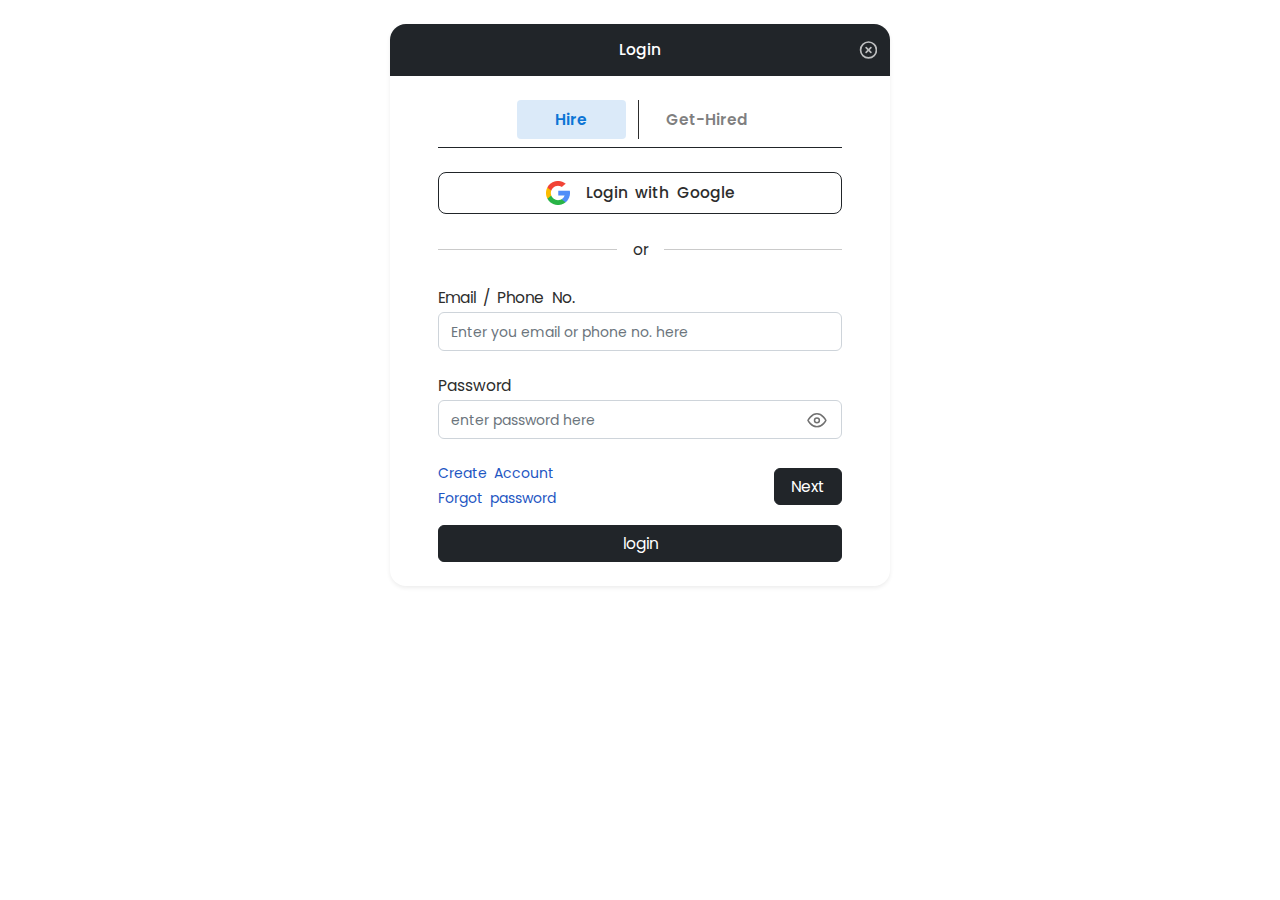
<file: login-1.html>
<!DOCTYPE html>
<html lang="en">

<head>
    <meta charset="UTF-8">
    <meta name="viewport" content="width=device-width, initial-scale=1.0">
    <title>auth modal</title>
    <link rel="stylesheet" href="css/bootstrap.min.css">
    <link rel="stylesheet" href="css/landing.css">

</head>

<body>

    <div class="auth_page">
        <div class="container mt-4">
            <div class="row gy-4">
                <div class="col-12">
                    <div class="mx-auto" style="max-width: 500px;">
                        <div class="modal-content rounded-4 overflow-hidden shadow-sm">
                            <div class="bg-dark p-3 position-relative">
                                <h6 class="fs-inherit mb-0 text-center text-white">Login</h6>
                                <button class="btn btn_close p-0">
                                    <svg width="18" height="18" viewBox="0 0 16 16" fill="none"
                                        xmlns="http://www.w3.org/2000/svg">
                                        <path
                                            d="M8.4536 14.9878C12.3457 14.9878 15.5009 11.8326 15.5009 7.94041C15.5009 4.04827 12.3457 0.893066 8.4536 0.893066C4.56145 0.893066 1.40625 4.04827 1.40625 7.94041C1.40625 11.8326 4.56145 14.9878 8.4536 14.9878Z"
                                            stroke="#fff" stroke-width="1.5" stroke-linecap="round"
                                            stroke-linejoin="round" />
                                        <path d="M10.5692 5.82629L6.34082 10.0547" stroke="#fff" stroke-width="1.5"
                                            stroke-linecap="round" stroke-linejoin="round" />
                                        <path d="M6.34082 5.82629L10.5692 10.0547" stroke="#fff" stroke-width="1.5"
                                            stroke-linecap="round" stroke-linejoin="round" />
                                    </svg>
                                </button>
                            </div>
                            <div class="modal-body py-4 px-4 px-md-5 position-relative">
                                <ul class="nav nav-pills mb-3 pb-2 border-bottom border-dark justify-content-center"
                                    id="pills-tab" role="tablist">
                                    <li class="nav-item" role="presentation">
                                        <button class="nav-link active" id="pills-Hire-tab" data-bs-toggle="pill"
                                            data-bs-target="#pills-Hire" type="button" role="tab"
                                            aria-controls="pills-Hire" aria-selected="true">Hire</button>
                                    </li>
                                    <li class="nav-item" role="presentation">
                                        <button class="nav-link" id="pills-Get-Hired-tab" data-bs-toggle="pill"
                                            data-bs-target="#pills-Get-Hired" type="button" role="tab"
                                            aria-controls="pills-Get-Hired" aria-selected="false">Get-Hired</button>
                                    </li>
                                </ul>
                                <div class="tab-content" id="pills-tabContent">
                                    <div class="tab-pane fade show active" id="pills-Hire" role="tabpanel"
                                        aria-labelledby="pills-Hire-tab" tabindex="0">

                                        <!-- direct login -->
                                        <div
                                            class="card flex-row align-items-center gap-3 shadow-none justify-content-center py-2 px-3 border border-dark my-4">
                                            <img src="img/search (3) 1 (1).png" alt="" class="img-fluid">
                                            <h6 class="fs-inherit mb-0">Login with Google</h6>
                                        </div>

                                        <div class="d-flex align-items-center gap-3 justify-content-between mb-4">
                                            <hr class="m-0 w-100">
                                            <span>or</span>
                                            <hr class="m-0 w-100">
                                        </div>

                                        <div class="form-group mb-0">
                                            <label for="">Email / Phone No.</label>
                                            <input type="text" class="form-control"
                                                placeholder="Enter you email or phone no. here">
                                        </div>
                                        <br>
                                        <div class="form-group mb-0">
                                            <label for="">Password</label>
                                            <div class="position-relative">
                                                <input type="text" class="form-control"
                                                    placeholder="enter password here" style="padding-right: 36px;">
                                                <button class="show_btn btn p-1 lh-1" type="button">
                                                    <svg xmlns="http://www.w3.org/2000/svg" width="20" height="15"
                                                        viewBox="0 0 20 15" fill="none">
                                                        <path
                                                            d="M1 7.5C1 7.5 4.25 1 9.9375 1C15.625 1 18.875 7.5 18.875 7.5C18.875 7.5 15.625 14 9.9375 14C4.25 14 1 7.5 1 7.5Z"
                                                            stroke="#717171" stroke-width="1.5" stroke-linecap="round"
                                                            stroke-linejoin="round" />
                                                        <path
                                                            d="M9.9375 9.9375C11.2837 9.9375 12.375 8.84619 12.375 7.5C12.375 6.15381 11.2837 5.0625 9.9375 5.0625C8.59131 5.0625 7.5 6.15381 7.5 7.5C7.5 8.84619 8.59131 9.9375 9.9375 9.9375Z"
                                                            stroke="#717171" stroke-width="1.5" stroke-linecap="round"
                                                            stroke-linejoin="round" />
                                                    </svg>
                                                </button>
                                            </div>
                                        </div>

                                        <div class="d-flex align-items-center justify-content-between gap-2 mt-4">
                                            <div class="d-flex flex-column gap-1 "
                                                type="button">
                                                <a href="register.html" class="small">Create Account</a>
                                                <a href="otp.html" class="small">Forgot password</a>
                                        </div>

                                            <button class="btn btn-dark px-3" type="button">Next</button>
                                        </div>

                                        <button class="btn btn-dark px-3 w-100 mt-3" type="button">login</button>

                                    </div>
                                    <div class="tab-pane fade" id="pills-Get-Hired" role="tabpanel"
                                        aria-labelledby="pills-Get-Hired-tab" tabindex="0">Get Hired</div>
                                </div>

                            </div>
                        </div>
                    </div>
                </div>
            </div>
        </div>
    </div>

    <!-- <script src="js/bootstrap.min.js"></script> -->
    <script src="js/bootstrap.bundle.min.js"></script>
</body>

</html>
</file>
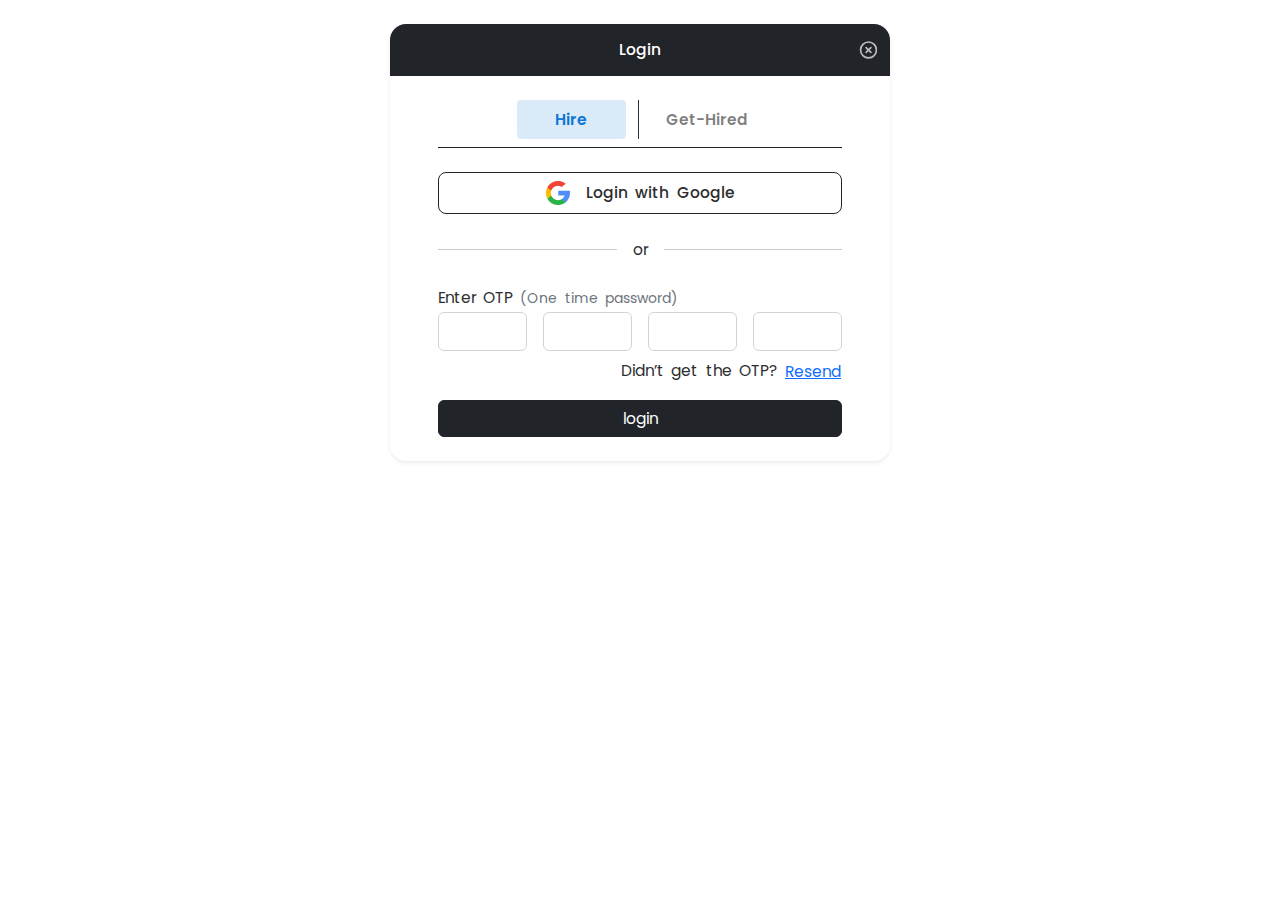
<file: otp.html>
<!DOCTYPE html>
<html lang="en">

<head>
    <meta charset="UTF-8">
    <meta name="viewport" content="width=device-width, initial-scale=1.0">
    <title>auth modal</title>
    <link rel="stylesheet" href="css/bootstrap.min.css">
    <link rel="stylesheet" href="css/landing.css">

</head>

<body>

    <div class="auth_page">
        <div class="container mt-4">
            <div class="row gy-4">
                <div class="col-12">
                    <div class="mx-auto" style="max-width: 500px;">
                        <div class="modal-content rounded-4 overflow-hidden shadow-sm">
                            <div class="bg-dark p-3 position-relative">
                                <h6 class="fs-inherit mb-0 text-center text-white">Login</h6>
                                <button class="btn btn_close p-0">
                                    <svg width="18" height="18" viewBox="0 0 16 16" fill="none"
                                        xmlns="http://www.w3.org/2000/svg">
                                        <path
                                            d="M8.4536 14.9878C12.3457 14.9878 15.5009 11.8326 15.5009 7.94041C15.5009 4.04827 12.3457 0.893066 8.4536 0.893066C4.56145 0.893066 1.40625 4.04827 1.40625 7.94041C1.40625 11.8326 4.56145 14.9878 8.4536 14.9878Z"
                                            stroke="#fff" stroke-width="1.5" stroke-linecap="round"
                                            stroke-linejoin="round" />
                                        <path d="M10.5692 5.82629L6.34082 10.0547" stroke="#fff" stroke-width="1.5"
                                            stroke-linecap="round" stroke-linejoin="round" />
                                        <path d="M6.34082 5.82629L10.5692 10.0547" stroke="#fff" stroke-width="1.5"
                                            stroke-linecap="round" stroke-linejoin="round" />
                                    </svg>
                                </button>
                            </div>
                            <div class="modal-body py-4 px-4 px-md-5 position-relative">
                                <ul class="nav nav-pills mb-3 pb-2 border-bottom border-dark justify-content-center"
                                    id="pills-tab" role="tablist">
                                    <li class="nav-item" role="presentation">
                                        <button class="nav-link active" id="pills-Hire-tab" data-bs-toggle="pill"
                                            data-bs-target="#pills-Hire" type="button" role="tab"
                                            aria-controls="pills-Hire" aria-selected="true">Hire</button>
                                    </li>
                                    <li class="nav-item" role="presentation">
                                        <button class="nav-link" id="pills-Get-Hired-tab" data-bs-toggle="pill"
                                            data-bs-target="#pills-Get-Hired" type="button" role="tab"
                                            aria-controls="pills-Get-Hired" aria-selected="false">Get-Hired</button>
                                    </li>
                                </ul>
                                <div class="tab-content" id="pills-tabContent">
                                    <div class="tab-pane fade show active" id="pills-Hire" role="tabpanel"
                                        aria-labelledby="pills-Hire-tab" tabindex="0">

                                        <!-- direct login -->
                                        <div
                                            class="card flex-row align-items-center gap-3 shadow-none justify-content-center py-2 px-3 border border-dark my-4">
                                            <img src="img/search (3) 1 (1).png" alt="" class="img-fluid">
                                            <h6 class="fs-inherit mb-0">Login with Google</h6>
                                        </div>

                                        <div class="d-flex align-items-center gap-3 justify-content-between mb-4">
                                            <hr class="m-0 w-100">
                                            <span>or</span>
                                            <hr class="m-0 w-100">
                                        </div>

                                        <div class="form-group mb-2">
                                            <label for="">Enter OTP <span class="small text-muted">(One time
                                                    password)</span></label>

                                            <div class="d-flex align-items-center gap-3 justify-content-between">
                                                <input type="number" class="form-control" inputmode="numeric">
                                                <input type="number" class="form-control" inputmode="numeric">
                                                <input type="number" class="form-control" inputmode="numeric">
                                                <input type="number" class="form-control" inputmode="numeric">
                                            </div>
                                        </div>

                                        <div>
                                            <p class="mb-0 text-end">Didn’t get the OTP? <button
                                                    class="btn link-primary p-0 text-decoration-underline"
                                                    type="button">Resend</button></p>
                                        </div>

                                        <button class="btn btn-dark px-3 w-100 mt-3" type="button">login</button>

                                    </div>
                                    <div class="tab-pane fade" id="pills-Get-Hired" role="tabpanel"
                                        aria-labelledby="pills-Get-Hired-tab" tabindex="0">Get Hired</div>
                                </div>

                            </div>
                        </div>
                    </div>
                </div>
            </div>
        </div>
    </div>

    <!-- <script src="js/bootstrap.min.js"></script> -->
    <script src="js/bootstrap.bundle.min.js"></script>
</body>

</html>
</file>
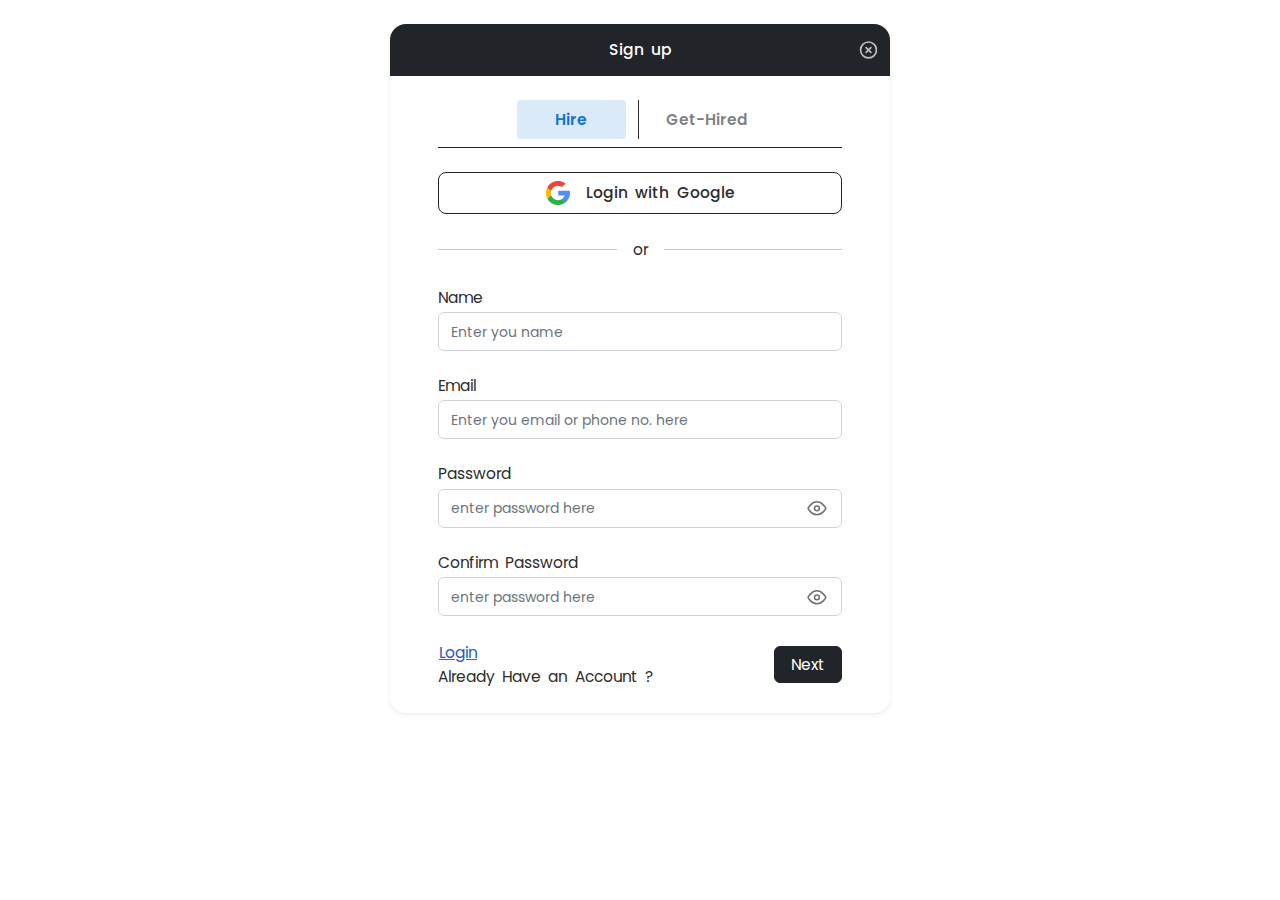
<file: register.html>
<!DOCTYPE html>
<html lang="en">

<head>
    <meta charset="UTF-8">
    <meta name="viewport" content="width=device-width, initial-scale=1.0">
    <title>Register</title>
    <link rel="stylesheet" href="css/bootstrap.min.css">
    <link rel="stylesheet" href="css/landing.css">

</head>

<body>

    <div class="auth_page">
        <div class="container mt-4">
            <div class="row gy-4">
                <div class="col-12">
                    <div class="mx-auto" style="max-width: 500px;">
                        <div class="modal-content rounded-4 overflow-hidden shadow-sm">
                            <div class="bg-dark p-3 position-relative">
                                <h6 class="fs-inherit mb-0 text-center text-white">Sign up</h6>
                                <button class="btn btn_close p-0">
                                    <svg width="18" height="18" viewBox="0 0 16 16" fill="none"
                                        xmlns="http://www.w3.org/2000/svg">
                                        <path
                                            d="M8.4536 14.9878C12.3457 14.9878 15.5009 11.8326 15.5009 7.94041C15.5009 4.04827 12.3457 0.893066 8.4536 0.893066C4.56145 0.893066 1.40625 4.04827 1.40625 7.94041C1.40625 11.8326 4.56145 14.9878 8.4536 14.9878Z"
                                            stroke="#fff" stroke-width="1.5" stroke-linecap="round"
                                            stroke-linejoin="round" />
                                        <path d="M10.5692 5.82629L6.34082 10.0547" stroke="#fff" stroke-width="1.5"
                                            stroke-linecap="round" stroke-linejoin="round" />
                                        <path d="M6.34082 5.82629L10.5692 10.0547" stroke="#fff" stroke-width="1.5"
                                            stroke-linecap="round" stroke-linejoin="round" />
                                    </svg>
                                </button>
                            </div>
                            <div class="modal-body py-4 px-4 px-md-5 position-relative">
                                <ul class="nav nav-pills mb-3 pb-2 border-bottom border-dark justify-content-center"
                                    id="pills-tab" role="tablist">
                                    <li class="nav-item" role="presentation">
                                        <button class="nav-link active" id="pills-Hire-tab" data-bs-toggle="pill"
                                            data-bs-target="#pills-Hire" type="button" role="tab"
                                            aria-controls="pills-Hire" aria-selected="true">Hire</button>
                                    </li>
                                    <li class="nav-item" role="presentation">
                                        <button class="nav-link" id="pills-Get-Hired-tab" data-bs-toggle="pill"
                                            data-bs-target="#pills-Get-Hired" type="button" role="tab"
                                            aria-controls="pills-Get-Hired" aria-selected="false">Get-Hired</button>
                                    </li>
                                </ul>
                                <div class="tab-content" id="pills-tabContent">
                                    <div class="tab-pane fade show active" id="pills-Hire" role="tabpanel"
                                        aria-labelledby="pills-Hire-tab" tabindex="0">

                                        <!-- direct login -->
                                        <div
                                            class="card flex-row align-items-center gap-3 shadow-none justify-content-center py-2 px-3 border border-dark my-4">
                                            <img src="img/search (3) 1 (1).png" alt="" class="img-fluid">
                                            <h6 class="fs-inherit mb-0">Login with Google</h6>
                                        </div>

                                        <div class="d-flex align-items-center gap-3 justify-content-between mb-4">
                                            <hr class="m-0 w-100">
                                            <span>or</span>
                                            <hr class="m-0 w-100">
                                        </div>

                                        <div class="form-group mb-0">
                                            <label for="">Name</label>
                                            <input type="text" class="form-control" placeholder="Enter you name">
                                        </div>
                                        <br>
                                        <div class="form-group mb-0">
                                            <label for="">Email</label>
                                            <input type="email" class="form-control"
                                                placeholder="Enter you email or phone no. here">
                                        </div>
                                        <br>
                                        <div class="form-group mb-0">
                                            <label for="">Password</label>
                                            <div class="position-relative">
                                                <input type="text" class="form-control"
                                                    placeholder="enter password here" style="padding-right: 36px;">
                                                <button class="show_btn btn p-1 lh-1" type="button">
                                                    <svg xmlns="http://www.w3.org/2000/svg" width="20" height="15"
                                                        viewBox="0 0 20 15" fill="none">
                                                        <path
                                                            d="M1 7.5C1 7.5 4.25 1 9.9375 1C15.625 1 18.875 7.5 18.875 7.5C18.875 7.5 15.625 14 9.9375 14C4.25 14 1 7.5 1 7.5Z"
                                                            stroke="#717171" stroke-width="1.5" stroke-linecap="round"
                                                            stroke-linejoin="round" />
                                                        <path
                                                            d="M9.9375 9.9375C11.2837 9.9375 12.375 8.84619 12.375 7.5C12.375 6.15381 11.2837 5.0625 9.9375 5.0625C8.59131 5.0625 7.5 6.15381 7.5 7.5C7.5 8.84619 8.59131 9.9375 9.9375 9.9375Z"
                                                            stroke="#717171" stroke-width="1.5" stroke-linecap="round"
                                                            stroke-linejoin="round" />
                                                    </svg>
                                                </button>
                                            </div>
                                        </div>
                                        <br>
                                        <div class="form-group mb-0">
                                            <label for="">Confirm Password</label>
                                            <div class="position-relative">
                                                <input type="text" class="form-control"
                                                    placeholder="enter password here" style="padding-right: 36px;">
                                                <button class="show_btn btn p-1 lh-1" type="button">
                                                    <svg xmlns="http://www.w3.org/2000/svg" width="20" height="15"
                                                        viewBox="0 0 20 15" fill="none">
                                                        <path
                                                            d="M1 7.5C1 7.5 4.25 1 9.9375 1C15.625 1 18.875 7.5 18.875 7.5C18.875 7.5 15.625 14 9.9375 14C4.25 14 1 7.5 1 7.5Z"
                                                            stroke="#717171" stroke-width="1.5" stroke-linecap="round"
                                                            stroke-linejoin="round" />
                                                        <path
                                                            d="M9.9375 9.9375C11.2837 9.9375 12.375 8.84619 12.375 7.5C12.375 6.15381 11.2837 5.0625 9.9375 5.0625C8.59131 5.0625 7.5 6.15381 7.5 7.5C7.5 8.84619 8.59131 9.9375 9.9375 9.9375Z"
                                                            stroke="#717171" stroke-width="1.5" stroke-linecap="round"
                                                            stroke-linejoin="round" />
                                                    </svg>
                                                </button>
                                            </div>
                                        </div>

                                        <div class="d-flex align-items-center justify-content-between gap-2 mt-4">
                                            <div>
                                                <button class="btn p-0 link-primary text-decoration-underline"
                                                    type="button"><a href="login-1.html">Login</a></button>
                                                <p class="mb-0">Already Have an Account ?</p>
                                            </div>

                                            <button class="btn btn-dark px-3" type="button">Next</button>
                                        </div>

                                    </div>
                                    <div class="tab-pane fade" id="pills-Get-Hired" role="tabpanel"
                                        aria-labelledby="pills-Get-Hired-tab" tabindex="0">Get Hired</div>
                                </div>

                            </div>
                        </div>
                    </div>
                </div>
            </div>
        </div>
    </div>

    <!-- <script src="js/bootstrap.min.js"></script> -->
    <script src="js/bootstrap.bundle.min.js"></script>
</body>

</html>
</file>
<file: css/landing.css>
@import url("https://fonts.googleapis.com/css2?family=Poppins:ital,wght@0,200;0,300;0,400;0,500;0,600;0,700;0,800;1,400;1,500;1,600&display=swap");
:root {
  --body-color: #2D2D2D;
  --white: #fff;
  --theme-blue: #1F57C3;
  --theme-blue-hover: #0d45b5;
  --theme-green: #71BB1E;
  --theme-red: #D50000;
  --theme-yellow: #FEB71F;
}

:root {
  --body-font-family: "Poppins", sans-serif;
  --body-font-size: clamp(0.9375rem, 0.8355rem + 0.1645vw, 1rem);
  --body-line-height: 1.5;
  --body-word-spacing: 0.25vw;
  --theme-transition: all .3s linear;
}

* {
  box-sizing: border-box;
}

body {
  font-family: var(--body-font-family);
  color: var(--body-color);
  font-size: var(--body-font-size);
  line-height: var(--body-line-height);
  word-spacing: var(--body-word-spacing);
  overflow-x: hidden;
}

::-moz-placeholder {
  font-size: 14px;
}

::placeholder {
  font-size: 14px;
}

:focus {
  box-shadow: none;
}

.text-primary {
  color: var(--theme-blue) !important;
}
.text-primary:hover {
  color: var(--theme-blue-hover) !important;
}

.btn-primary {
  background-color: var(--theme-blue) !important;
  border-color: var(--theme-blue) !important;
}
.btn-primary:hover {
  background-color: var(--theme-blue-hover) !important;
  border-color: var(--theme-blue-hover) !important;
}

.bg-primary {
  background-color: var(--theme-blue) !important;
  border-color: var(--theme-blue) !important;
}

button,
select,
textarea {
  font-size: inherit !important;
}

.form-select {
  min-height: 39px;
}
.form-select:focus {
  box-shadow: none !important;
}
.form-select:hover {
  border-color: var(--body-color);
}

.form-control {
  font-size: inherit;
  min-height: 39px;
}
.form-control:hover {
  border-color: var(--body-color);
}
.form-control:focus {
  box-shadow: none !important;
  border-color: var(--theme-blue);
}

.btn-dark {
  --mdb-btn-bg: #2D2D2D;
  --mdb-btn-hover-bg: #000;
}
.btn-dark:hover {
  background-color: var(--mdb-btn-hover-bg);
}

.btn-sm {
  font-size: 14px !important;
}

.squre {
  width: 39px;
  height: 39px;
  display: flex;
  align-items: center;
  justify-content: center;
}

.small,
small {
  font-size: 14px;
}

h1,
h2,
h3,
h4,
h5,
h6 {
  line-height: 1.3;
}

a {
  text-decoration: none;
  color: var(--theme-blue);
}
a:hover {
  color: var(--theme-blue-hover);
}

.text-dark {
  color: var(--body-color) !important;
}

.hover-primary:hover {
  color: var(--theme-blue-hover) !important;
}

.card {
  border-radius: 8px;
  box-shadow: 0px 3px 24px 0px rgba(0, 0, 0, 0.1098039216);
}

.fs-inherit {
  font-size: inherit !important;
}

.fs-13 {
  font-size: 13px !important;
}

.fs-14 {
  font-size: 14px !important;
}

.fs-15 {
  font-size: 15px !important;
}

.fs-16 {
  font-size: 16px !important;
}

.fs-18 {
  font-size: 18px !important;
}

.fs-20 {
  font-size: 20px !important;
}

.fs-24 {
  font-size: 24px !important;
}

.fw-500 {
  font-weight: 500 !important;
}

.line-clamp-1 {
  display: -webkit-box;
  -webkit-box-orient: vertical;
  overflow: hidden;
  -webkit-line-clamp: 1;
}
.line-clamp-2 {
  display: -webkit-box;
  -webkit-box-orient: vertical;
  overflow: hidden;
  -webkit-line-clamp: 2;
}
.line-clamp-3 {
  display: -webkit-box;
  -webkit-box-orient: vertical;
  overflow: hidden;
  -webkit-line-clamp: 3;
}
.line-clamp-4 {
  display: -webkit-box;
  -webkit-box-orient: vertical;
  overflow: hidden;
  -webkit-line-clamp: 4;
}
.line-clamp-5 {
  display: -webkit-box;
  -webkit-box-orient: vertical;
  overflow: hidden;
  -webkit-line-clamp: 5;
}
.line-clamp-6 {
  display: -webkit-box;
  -webkit-box-orient: vertical;
  overflow: hidden;
  -webkit-line-clamp: 6;
}

.breadcrumb .breadcrumb-item a {
  color: inherit;
}
.breadcrumb .breadcrumb-item a:hover {
  color: var(--theme-blue);
}
.breadcrumb .breadcrumb-item.active {
  color: var(--theme-blue);
}
.breadcrumb .breadcrumb-item::before {
  color: var(--body-color);
}

.landing_top_banner {
  padding-top: 140px;
  padding-bottom: 60px;
  background-color: #f1f1f1;
}
@media (min-width: 768px) {
  .landing_top_banner {
    padding-top: 160px;
    padding-bottom: 80px;
  }
}
@media (min-width: 1400px) {
  .landing_top_banner {
    padding-top: 180px;
    padding-bottom: 180px;
  }
}
.landing_top_banner .banner_title {
  font-size: clamp(2rem, 2rem + 1.125vw, 3.125rem);
  font-weight: 600;
}
.landing_top_banner .banner_sub_title {
  font-size: 20px;
}
.landing_top_banner form .icon {
  position: absolute;
  top: 50%;
  left: 12px;
  transform: translateY(-50%);
}

.topic_title {
  font-size: clamp(1.75rem, 1.3281rem + 1.1719vw, 2.5rem);
  font-weight: 600;
}

.topic_sub_title {
  font-size: clamp(1.5rem, 1.2891rem + 0.5859vw, 1.875rem);
  font-weight: 600;
}

.timeline_img {
  height: 70px;
  -o-object-fit: contain;
     object-fit: contain;
}
@media (max-width: 575px) {
  .timeline_img {
    height: 60px;
  }
}

.timeline_track {
  position: relative;
}
.timeline_track::after, .timeline_track::before {
  content: "";
  position: absolute;
  left: 0;
  top: 0;
  width: 3px;
  height: 100%;
}
@media (max-width: 575px) {
  .timeline_track::after, .timeline_track::before {
    left: 20px;
  }
}
.timeline_track::before {
  background-color: #D3D3D3;
}
.timeline_track::after {
  background: linear-gradient(180deg, #71BB1E 0%, rgba(107, 183, 216, 0) 122.18%);
  height: 180px;
}
@media (max-width: 575px) {
  .timeline_track::after {
    height: 100%;
  }
}

.categories .card {
  overflow: hidden;
  min-height: 100%;
  box-shadow: none;
}
.categories .card .card-img {
  width: 100%;
  aspect-ratio: 16/9;
  -o-object-fit: cover;
     object-fit: cover;
}
.categories .categories_detaills_card .title {
  position: relative;
}
.categories .categories_detaills_card .title::before {
  content: "";
  position: absolute;
  top: 50%;
  transform: translateY(-50%);
  left: -15px;
  width: 7px;
  height: 7px;
  background-color: var(--body-color);
  border-radius: 50%;
}

.latest_leads .icon {
  height: 32px;
  aspect-ratio: 1;
  -o-object-fit: contain;
     object-fit: contain;
}

.testimonials {
  position: relative;
}
.testimonials::before {
  content: "";
  position: absolute;
  top: 0;
  left: 0;
  width: 100%;
  height: 100%;
  background-color: var(--theme-blue);
  z-index: -1;
}
@media (min-width: 992px) {
  .testimonials::before {
    height: 69.5%;
  }
}
.testimonials .client_img {
  width: 65px;
  height: 65px;
  position: absolute;
  top: -30px;
  left: 50%;
  transform: translateX(-50%);
}

.categories_top_banner {
  padding-block: 60px;
  text-align: center;
  position: relative;
  background-size: cover;
  background-repeat: no-repeat;
}
.categories_top_banner::before {
  content: "";
  position: absolute;
  top: 0;
  left: 0;
  width: 100%;
  height: 100%;
  background: linear-gradient(90deg, rgba(35, 35, 35, 0) -12.42%, rgba(35, 35, 35, 0.6) 17.2%, #232323 52.19%, rgba(35, 35, 35, 0.59) 83.83%, rgba(35, 35, 35, 0) 116.8%);
}

.custom_modal {
  max-width: 500px;
  background-color: #fafafa;
}
.custom_modal label {
  color: gray;
}
.custom_modal label:has(input[type=checkbox]:checked) {
  color: var(--body-color) !important;
  font-weight: 500;
}

/* chrome & safari*/
input[type=number]::-webkit-inner-spin-button {
  display: none;
}

/* firefox*/
input[type=number] {
  -moz-appearance: textfield;
}

/* width */
::-webkit-scrollbar {
  width: 8px;
  /* track */
  /* thumb */
}
::-webkit-scrollbar-track {
  background: #f1f1f1;
}
::-webkit-scrollbar-thumb {
  background: #888;
}
::-webkit-scrollbar-thumb:hover {
  background: #555;
}

nav .navbar-toggler:focus {
  box-shadow: none;
}

.dropdown-toggle::after {
  display: none;
}

.dropdown .dropdown-toggle[aria-expanded=false] svg {
  transition: all 0.15s linear;
}

.dropdown .dropdown-toggle[aria-expanded=true] svg {
  transition: all 0.15s linear;
  transform: rotate(180deg);
}

.dropdown-menu {
  --bs-dropdown-font-size: var(--body-font-size);
}

.footer {
  position: relative;
  background-color: #f9f9f9;
}
.footer .btn-link {
  text-decoration: none;
}
.footer .btn-link svg {
  height: 16px;
}
.footer .form-control {
  background-color: transparent;
  caret-color: #fff;
  color: #fff;
  font-size: inherit;
  font-weight: 200;
}
.footer .form-control:focus {
  box-shadow: none;
  border-color: #0d75d5;
}
.footer nav ul {
  list-style: none;
  padding-left: 0;
  margin-bottom: 8px;
}
.footer nav ul li .nav_link {
  position: relative;
  color: inherit;
  text-decoration: none;
  transition: var(--theme-transition);
  transition-duration: 0.2s;
}
.footer nav ul li .nav_link::after {
  content: "";
  position: absolute;
  height: 1px;
  width: 90%;
  left: 5%;
  bottom: -2px;
  background-color: #0d75d5;
  transition: var(--theme-transition);
  transform: scaleX(0);
}
.footer nav ul li .nav_link:hover {
  color: #0d75d5;
}
.footer nav ul li .nav_link:hover::after {
  transform: scaleX(1.1);
}
.footer nav ul li:not(:last-child) {
  margin-bottom: 12px;
}
.footer nav hr {
  border-color: rgba(255, 255, 255, 0.3);
  opacity: 1;
}
.footer .contact_info svg,
.footer .contact_info img {
  height: 16px;
  width: 16px;
  -o-object-fit: contain;
     object-fit: contain;
  margin-top: 2px;
}
.footer .social_media .btn-link {
  padding: 4px;
}
.footer .social_media .btn-link:hover svg path {
  stroke: #0d75d5;
  transition: var(--theme-transition);
}

.faq_page .banner {
  padding: 10dvh 0;
  background-position: top center;
  background-size: cover;
  background-repeat: no-repeat;
}
@media (min-width: 992px) {
  .faq_page .banner {
    padding: 14dvh 0;
  }
}
.faq_page .banner.bg-overlay::before {
  content: "";
  position: absolute;
  inset: 0;
  width: 100%;
  height: 100%;
  background: linear-gradient(90deg, rgba(16, 16, 16, 0.58) 13.74%, rgba(139, 139, 139, 0) 93.17%);
}
.faq_page .banner .banner_heading {
  font-size: 32px;
}
@media (min-width: 1200px) {
  .faq_page .banner .banner_heading {
    font-size: 36px;
  }
}
.faq_page .nav-pills {
  gap: 8px;
}
.faq_page .nav-pills .nav-link {
  display: flex;
  align-items: center;
  gap: 16px;
  border-radius: 4px;
  transition: var(--theme-transition);
  font-weight: 600;
  position: relative;
}
.faq_page .nav-pills .nav-link::before {
  content: "";
  position: absolute;
  left: 0;
  bottom: -2px;
  transform: scaleX(0);
  transform-origin: center;
  height: 1px;
  width: 100%;
  background-color: #0d75d5;
  transition: var(--theme-transition);
}
.faq_page .nav-pills .nav-link .icon {
  width: 20px;
  aspect-ratio: 1;
  -o-object-fit: contain;
     object-fit: contain;
}
.faq_page .nav-pills .nav-link:not(:is(.active, .show)) {
  color: rgba(0, 0, 0, 0.5);
}
.faq_page .nav-pills .nav-link:not(:is(.active, .show)):hover {
  color: rgba(0, 0, 0, 0.9);
}
.faq_page .nav-pills .nav-link:not(:is(.active, .show)) .icon {
  filter: grayscale(1);
}
.faq_page .nav-pills .nav-link:is(.active, .show) {
  color: #0d75d5;
  background-color: rgba(13, 117, 213, 0.15);
  border-color: #0d75d5;
}
.faq_page .nav-pills .nav-link:is(.active, .show)::before {
  transform: scaleX(1);
}
.faq_page .accordion .accordion-item {
  box-shadow: 0px 2px 40px 0px rgba(0, 0, 0, 0.15);
  border: none;
}
.faq_page .accordion .accordion-item .accordion-button {
  gap: 1rem;
}
.faq_page .accordion .accordion-item:not(:last-child) {
  margin-bottom: 1.5rem;
}
.faq_page .faq .accordion .accordion-item {
  box-shadow: none;
  background-color: #f4f7fa;
  border: 1px solid transparent !important;
}
.faq_page .faq .accordion .accordion-item:not(:has(.collapsed)) {
  border-color: #0d75d5 !important;
}
.faq_page .faq .accordion .accordion-item .accordion-button {
  background-color: #f4f7fa !important;
  font-weight: 400;
  box-shadow: none;
}
.faq_page .faq .accordion .accordion-item .accordion-button:focus {
  box-shadow: none;
}
.faq_page .faq .accordion .accordion-item .accordion-button::after {
  width: 16px;
  height: 16px;
  background-size: contain;
}
.faq_page .faq .v_scroll {
  height: 100vh;
  overflow: auto;
}
.faq_page .faq_latest .nav-pills .nav-link::before {
  display: none;
}
.faq_page .faq_latest .accordion-item {
  border-radius: 4px !important;
  overflow: hidden;
}
.faq_page .form_wrapper .form-group .float_label {
  position: absolute;
  top: -13px;
  left: 10px;
  background: #fff;
  padding: 2px;
  color: #0d75d5;
}

.auth_page .btn_close {
  position: absolute;
  top: 12px;
  right: 12px;
  opacity: 0.7;
  transition: var(--theme-transition);
}
.auth_page .btn_close:hover {
  opacity: 1;
}
.auth_page .icon {
  width: 15px;
  height: 15px;
  -o-object-fit: contain;
     object-fit: contain;
}
.auth_page .nav-pills {
  gap: 8px;
}
.auth_page .nav-pills .nav-item:not(:last-child) .nav-link {
  margin-right: 1rem;
  position: relative;
}
.auth_page .nav-pills .nav-item:not(:last-child) .nav-link::before {
  content: "";
  position: absolute;
  top: 0;
  right: -13px;
  width: 1px;
  height: 100%;
  background-color: var(--body-color);
}
.auth_page .nav-pills .nav-item .nav-link {
  display: flex;
  align-items: center;
  justify-content: center;
  gap: 16px;
  border-radius: 4px;
  transition: var(--theme-transition);
  font-weight: 600;
  position: relative;
  min-width: 109px;
}
.auth_page .nav-pills .nav-item .nav-link:not(:is(.active, .show)) {
  color: rgba(0, 0, 0, 0.5);
}
.auth_page .nav-pills .nav-item .nav-link:not(:is(.active, .show)):hover {
  color: rgba(0, 0, 0, 0.9);
}
.auth_page .nav-pills .nav-item .nav-link:is(.active, .show) {
  color: #0d75d5;
  background-color: rgba(13, 117, 213, 0.15);
  border-color: #0d75d5;
}
.auth_page .show_btn {
  position: absolute;
  top: 50%;
  right: 10px;
  transform: translateY(-50%);
}
.auth_page label {
  margin-bottom: 3px;
}

.auth_page .form-floating > label {
  font-size: 14px;
  color: var(--body-color) !important;
  padding: 0;
  width: auto;
  height: auto;
  top: 50%;
  left: 12px;
  transform: translateY(-50%);
  background-color: rgba(var(--bs-light-rgb), var(--bs-bg-opacity));
  padding: 0 2px;
  line-height: 1;
  transition: all 0.2s linear;
}
.auth_page .form-floating svg {
  position: absolute;
  top: 50%;
  right: 12px;
  transform: translateY(-50%);
}
.auth_page .form-floating .form-control {
  height: 3rem;
  padding-right: 32px;
  padding-top: 1rem;
  padding-left: 14px;
  background-color: rgba(var(--bs-light-rgb), var(--bs-bg-opacity));
}
.auth_page .form-floating .form-control:focus ~ label {
  opacity: 1;
  color: var(--theme-blue-1) !important;
}
.auth_page .form-floating .form-control:focus ~ label, .auth_page .form-floating .form-control:valid ~ label {
  transform: scale(0.85) translateY(-42px) translateX(0);
}

header .topic_btn:is(:hover, :focus) svg path {
  stroke: #fff;
}
header .nav-item {
  font-weight: 600;
}
header .dropdown-item {
  font-size: 14px;
  font-weight: 500;
}
header .dropdown-menu.mega_menu {
  min-width: 600px;
  min-height: 350px;
  border-color: var(--theme-blue);
  padding: 8px;
}
header .dropdown-menu.mega_menu .dropdown-item {
  display: flex;
  align-items: center;
  justify-content: space-between;
  -moz-column-gap: 4px;
       column-gap: 4px;
  padding: 6px 12px;
  white-space: normal;
  text-transform: capitalize;
}
header .dropdown-menu.mega_menu .dropdown-item svg, header .dropdown-menu.mega_menu .dropdown-item .icon {
  flex-shrink: 0;
}
header .dropdown-menu.mega_menu .dropdown-item:focus,
header .dropdown-menu.mega_menu .dropdown-item:hover {
  background-color: transparent;
  color: var(--theme-blue);
}
header .dropdown-menu.mega_menu .dropdown-item:focus .icon path,
header .dropdown-menu.mega_menu .dropdown-item:hover .icon path {
  stroke: var(--theme-blue);
}
header .dropdown-menu.mega_menu .mega_sub_menu {
  opacity: 0;
  visibility: hidden;
  transition: var(--theme-transition);
}
header .dropdown-menu.mega_menu .mega_sub_menu.active {
  opacity: 1;
  visibility: visible;
  transition: var(--theme-transition);
}
header .dropdown-menu.mega_menu .mega_sub_menu.active .dropdown-item {
  color: var(--theme-blue);
}
header .dropdown-menu.mega_menu .dropdown-item.active,
header .dropdown-menu.mega_menu .dropdown-item:active {
  background-color: #fff;
  color: var(--theme-blue);
}/*# sourceMappingURL=landing.css.map */
</file>
